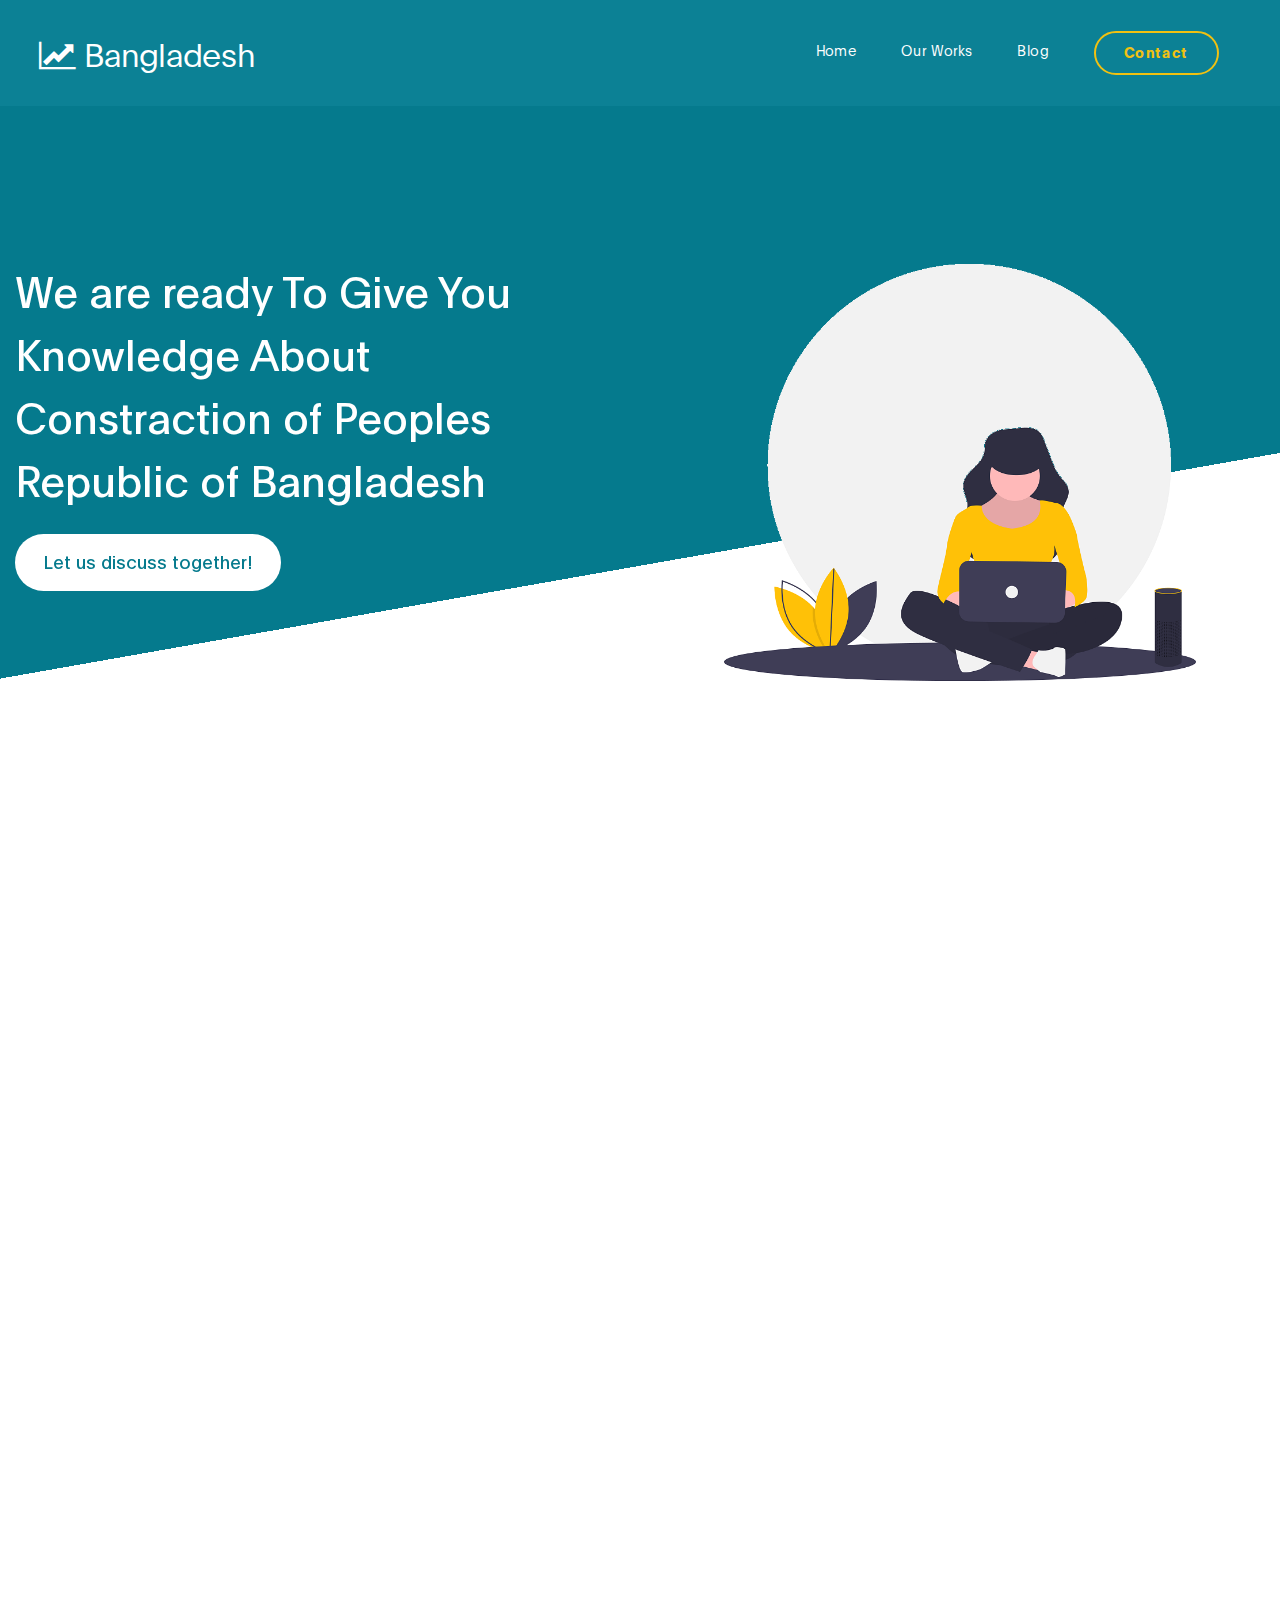
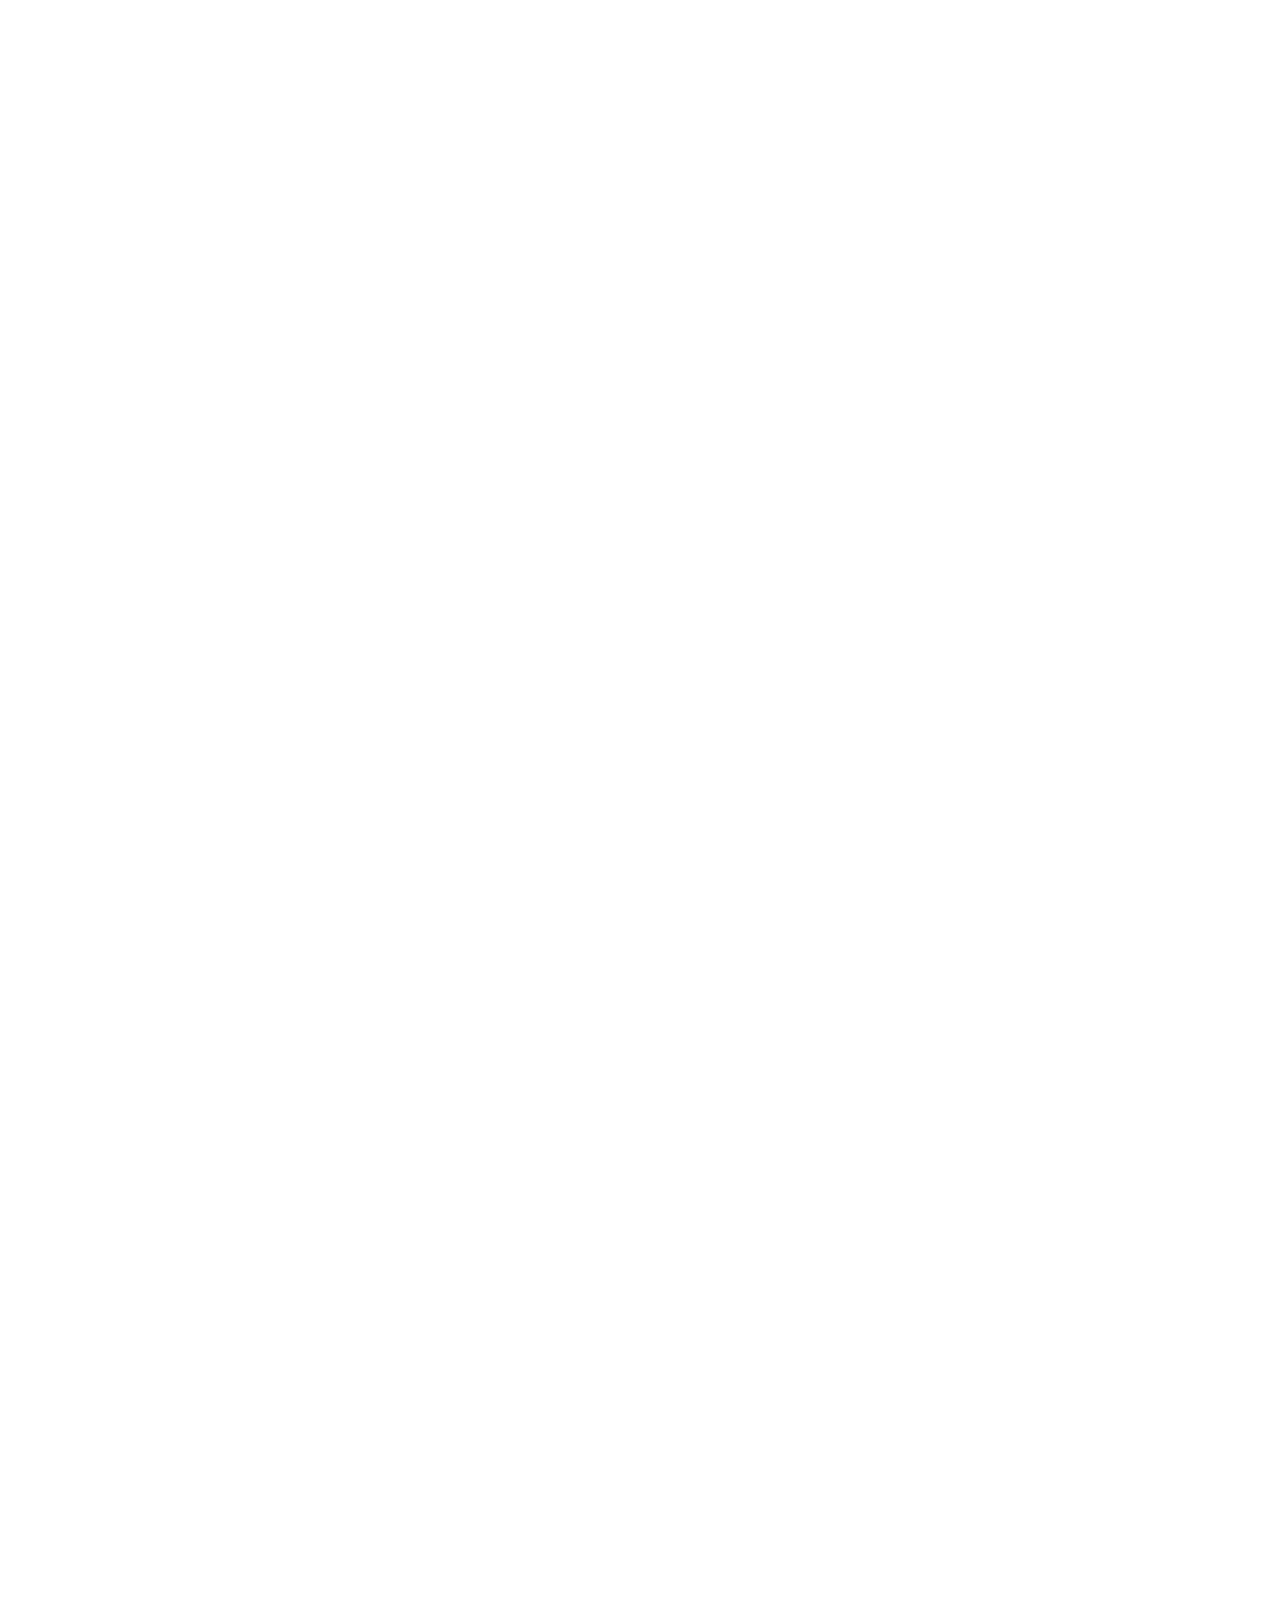
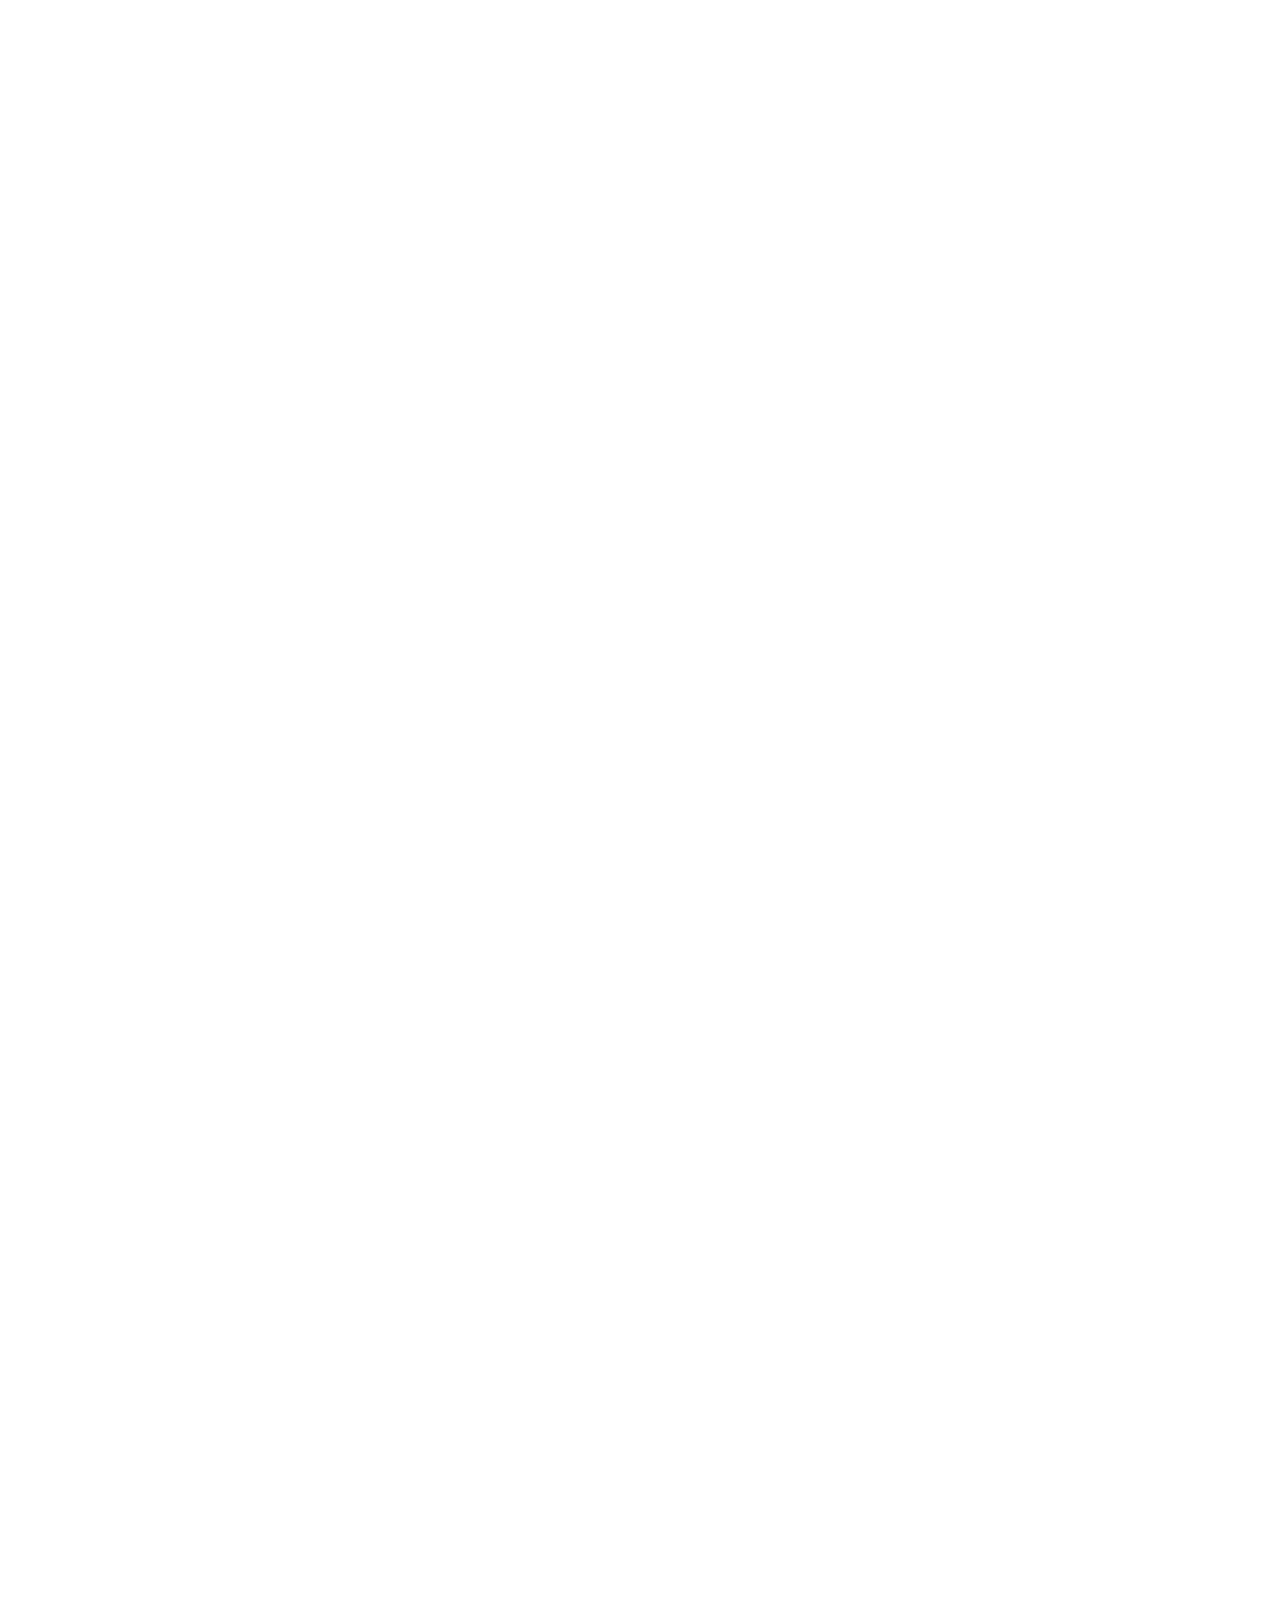
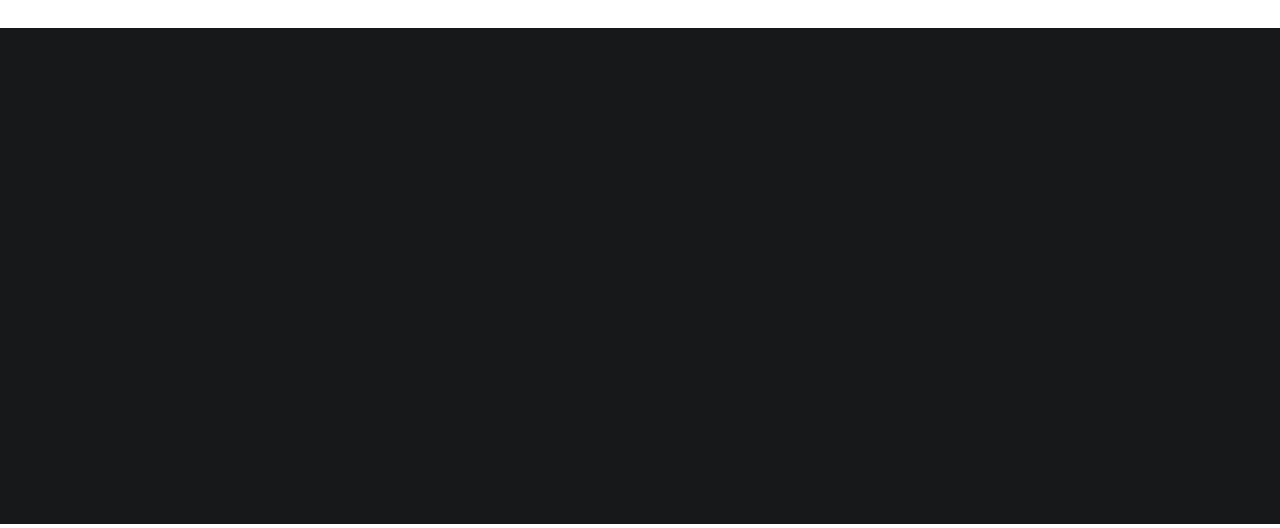
<file: index.html>
<!DOCTYPE html>
<html lang="en">
<head>

     <title>Bangladesh</title>

     <meta charset="UTF-8">
     <meta http-equiv="X-UA-Compatible" content="IE=Edge">
     <meta name="description" content="">
     <meta name="keywords" content="">
     <meta name="author" content="">
     <meta name="viewport" content="width=device-width, initial-scale=1, maximum-scale=1">

     <link rel="stylesheet" href="css/bootstrap.min.css">
     <link rel="stylesheet" href="css/font-awesome.min.css">
     <link rel="stylesheet" href="css/aos.css">
     <link rel="stylesheet" href="css/owl.carousel.min.css">
     <link rel="stylesheet" href="css/owl.theme.default.min.css">
     <link rel="stylesheet" href="css/templatemo-digital-trend.css">

</head>

<body>

    
    <nav class="navbar navbar-expand-lg">
        <div class="container">
            <a class="navbar-brand" href="index.html">
              <i class="fa fa-line-chart"></i>
              Bangladesh
            </a>

            <button class="navbar-toggler" type="button" data-toggle="collapse" data-target="#navbarNav" aria-controls="navbarNav" aria-expanded="false"
                aria-label="Toggle navigation">
                <span class="navbar-toggler-icon"></span>
            </button>

            <div class="collapse navbar-collapse" id="navbarNav">
                <ul class="navbar-nav ml-auto">
                    <li class="nav-item">
                        <a href="#about" class="nav-link smoothScroll">Home</a>
                    </li>
                    <li class="nav-item">
                        <a href="#project" class="nav-link smoothScroll">Our Works</a>
                    </li>
                    <li class="nav-item">
                        <a href="" class="nav-link">Blog</a>
                    </li>
                    <li class="nav-item">
                        <a href="contact.html" class="nav-link contact">Contact</a>
                    </li>
                </ul>
            </div>
        </div>
    </nav>



     <section class="hero hero-bg d-flex justify-content-center align-items-center">
               <div class="container">
                    <div class="row">

                        <div class="col-lg-6 col-md-10 col-12 d-flex flex-column justify-content-center align-items-center">
                              <div class="hero-text">

                                   <h1 class="text-white" data-aos="fade-up">We are ready To Give You Knowledge About Constraction of Peoples Republic of Bangladesh</h1>

                                   <a href="contact.html" class="custom-btn btn-bg btn mt-3" data-aos="fade-up" data-aos-delay="100">Let us discuss together!</a>

                                   <strong class="d-block py-3 pl-5 text-white" data-aos="fade-up" data-aos-delay="200"></strong>
                              </div>
                        </div>

                        <div class="col-lg-6 col-12">
                          <div class="hero-image" data-aos="fade-up" data-aos-delay="300">

                            <img src="images/working-girl.png" class="img-fluid" alt="working girl">
                          </div>
                        </div>

                    </div>
               </div>
     </section>


  
     <section class="about section-padding pb-0" id="about">
          <div class="container">
               <div class="row">

                    <div class="col-lg-7 mx-auto col-md-10 col-12">
                         <div class="about-info">

                              <h2 class="mb-4" data-aos="fade-up">About <strong>Bangladesh</strong> History</h2>

                              <p class="mb-0" data-aos="fade-up">(গণপ্রজাতন্ত্রী বাংলাদেশ Gônoprojatontri Bangladesh), is a country in South Asia. While the country is the 92nd-largest in land area, spanning 147,570 square kilometres (56,980 sq mi), it is the world's 8th-most populous with nearly 163 million people,[6][7] making it one of the most densely populated countries in the world. Bangladesh shares land borders with India to the west, north, and east, Myanmar to the southeast, and the Bay of Bengal to the south. Dhaka, the capital and largest city, is the nation's economic, political and cultural hub. Chittagong, the largest sea port, is the second largest city. The dominant geographic feature is the Ganges delta, which empties into the Bay of Bengal the combined waters of several river systems, including the Brahmaputra and the Ganges, with numerous criss-crossing rivers and inland waterways. Highlands with evergreen forests cover the northeastern and southeastern regions. The seacoast features the longest natural sea beach and most of the world's largest mangrove forest. The country's biodiversity includes a vast array of plants and wildlife, including the endangered Bengal tiger, the national animal.

								Bangladesh forms the largest and eastern part of the Bengal region.[12] According to the ancient Indian epics, Ramayana and Mahabharata, the Vanga Kingdom, one of the namesakes of the Bengal region, was a strong naval ally of the legendary Ayodhya. In the ancient and classical period of the Indian subcontinent, the territory was home to many principalities, including the Pundra, Gangaridai, Gauda, Samatata and Harikela. It was also a Mauryan province under the reign of Ashoka. The principalities were notable for their overseas trade, contacts with the Roman world, export of fine muslin and silk to the Middle East, and spreading of philosophy and art to Southeast Asia. The Pala Empire, the Chandra dynasty, and the Sena dynasty were the last pre-Islamic Bengali middle kingdoms. Islam was introduced during the Pala Empire, through trade with the Abbasid Caliphate,[13] but following the early conquest of Bakhtiyar Khalji and the subsequent establishment of the Delhi Sultanate and preaching of Shah Jalal in East Bengal, the faith fully spread across the region. In 1576, the area was absorbed into the Mughal Empire, although part was overrun by the Suri Empire. Following the decline of the Mughals in the early 1700s, Bengal became a semi-independent state under the Nawabs of Bengal, ultimately led by Siraj ud-Daulah. It was later conquered by the British East India Company at the Battle of Plassey in 1757.[14] The borders of modern Bangladesh were established with the separation of Bengal and India in August 1947, when the region became East Pakistan as a part of the newly formed State of Pakistan, demarcated by the Boundary of the Partition of India.[15] Later the rise of the Bengali nationalist and self-determination movement led to the Liberation War and eventually resulted in the emergence of Bangladesh as a sovereign nation in 1971.

								The Bengali ethnicity, speakers of the official Bengali language, make up 98% of the population.[2][3] The politically dominant Bengali Muslims make the nation the world's fourth-largest Muslim-majority country. While recognising Islam as the country's established religion, the constitution grants freedom of religion to non-Muslims.[16][17] A middle power,[18] Bangladesh is a unitary parliamentary democracy and constitutional republic in the Westminster tradition. The country is divided into eight administrative divisions and sixty-four districts. It is one of the emerging and growth-leading economies of the world, one of the Next Eleven countries, with one of the fastest real GDP growth rates in the world. Its gross domestic product ranks 39th largest in terms of market exchange rates, and 29th in purchasing power parity. Its per capita income ranks 143th nominally and 136th by purchasing power parity. In recent years Bangladesh has registered notable success in reducing child mortality, population control, combating natural disasters, women's empowerment, earning foreign exchange through the export of textiles, and using microcredit to alleviate poverty. However, the country continues to face the challenges of the Rohingya genocide and refugee crisis,[19] terrorism,[20] corruption,[21] and the erratic effects of climate change.[22]</p>
                         </div>

                         <div class="about-image" data-aos="fade-up" data-aos-delay="200">

                          <img src="img/f1.png" class="img-fluid" alt="f1">
                        </div>
                    </div>

               </div>
          </div>
     </section>


  


     <section class="testimonial section-padding">
          <div class="container">
               <div class="row">

                    <div class="col-lg-6 col-md-5 col-12">
                        <div class="contact-image" data-aos="fade-up">

                          <img src="img/g1.jpg" class="img-fluid" alt="g1">
                          <img src="img/g2.jpg" class="img-fluid" alt="g2">
                          <img src="img/g3.jpg" class="img-fluid" alt="g2">
						  
                        </div>
                    </div>

                    <div class="col-lg-6 col-md-7 col-12">
                      

                      <div class="quote" data-aos="fade-up" data-aos-delay="200">Geography Of Bangldesh</div>

						<h2 class="mb-4" data-aos="fade-up" data-aos-delay="300">The geography of Bangladesh is divided between three regions. Most of the country is dominated by the fertile Ganges-Brahmaputra delta, the largest delta in the world,.[147] The northwest and central parts of the country are formed by the Madhupur and the Barind plateaus. The northeast and southeast are home to evergreen hill ranges.<br/>

							The Ganges delta is formed by the confluence of the Ganges (local name Padma or Pôdda), Brahmaputra (Jamuna or Jomuna), and Meghna rivers and their respective tributaries. The Ganges unites with the Jamuna (main channel of the Brahmaputra) and later joins the Meghna, finally flowing into the Bay of Bengal. Bangladesh has 57 trans-boundary rivers,<br/> making the resolution of water issues politically complicated, in most cases, as the country is a lower riparian state to India.[148]<br/>

							Bangladesh is predominantly rich fertile flat land. Most of it is less than 12 m (39.4 ft) above sea level, and it is estimated that about 10% of its land would be flooded if the sea level were to rise by 1 m (3.28 ft).[149] 17% of the country is covered by forests and 12% is covered by hill systems. The country's haor wetlands are of significance to global environmental science.<br/>

							In southeastern Bangladesh, experiments have been done since the 1960s to 'build with nature'. Construction of cross dams has induced a natural accretion of silt, creating new land. With Dutch funding, the Bangladeshi government began promoting the development of this new land in the late 1970s.<br/>
						</h2>
                    </div>

               </div>
          </div>
     </section>


    <footer class="site-footer">
      <div class="container">
        <div class="row">

          <div class="col-lg-5 mx-lg-auto col-md-8 col-10">
            <h1 class="text-white" data-aos="fade-up" data-aos-delay="100">Joy <strong>Bangla</strong></h1>
          </div>

          <div class="col-lg-3 col-md-6 col-12" data-aos="fade-up" data-aos-delay="200">
            <h4 class="my-4">Contact Info</h4>

            <p class="mb-1">
              <i class="fa fa-phone mr-2 footer-icon"></i> 
              +8801791473936
            </p>

            <p>
              <a href="#">
                <i class="fa fa-envelope mr-2 footer-icon"></i>
                lara@gmail.com
              </a>
            </p>
          </div>

          <div class="col-lg-3 col-md-6 col-12" data-aos="fade-up" data-aos-delay="300">
            <h4 class="my-4">Address</h4>

            <p class="mb-1">
              <i class="fa fa-home mr-2 footer-icon"></i> 
              Natulabad,Barishal,Bangladesh
            </p>
          </div>

          <div class="col-lg-4 mx-lg-auto text-center col-md-8 col-12" data-aos="fade-up" data-aos-delay="400">
            <p class="copyright-text">Copyright &copy; 2019 MBC
          </div>

          <div class="col-lg-4 mx-lg-auto col-md-6 col-12" data-aos="fade-up" data-aos-delay="500">
            
            <ul class="footer-link">
              <li><a href="#">Stories</a></li>
              <li><a href="#">Work with us</a></li>
              <li><a href="#">Privacy</a></li>
            </ul>
          </div>

          <div class="col-lg-3 mx-lg-auto col-md-6 col-12" data-aos="fade-up" data-aos-delay="600">
            <ul class="social-icon">
              <li><a href="#" class="fa fa-instagram"></a></li>
              <li><a href="#" class="fa fa-twitter"></a></li>
              <li><a href="#" class="fa fa-dribbble"></a></li>
              <li><a href="#" class="fa fa-behance"></a></li>
            </ul>
          </div>

        </div>
      </div>
    </footer>


    
     <script src="js/jquery.min.js"></script>
     <script src="js/bootstrap.min.js"></script>
     <script src="js/aos.js"></script>
     <script src="js/owl.carousel.min.js"></script>
     <script src="js/smoothscroll.js"></script>
     <script src="js/custom.js"></script>

</body>
</html>
</file>
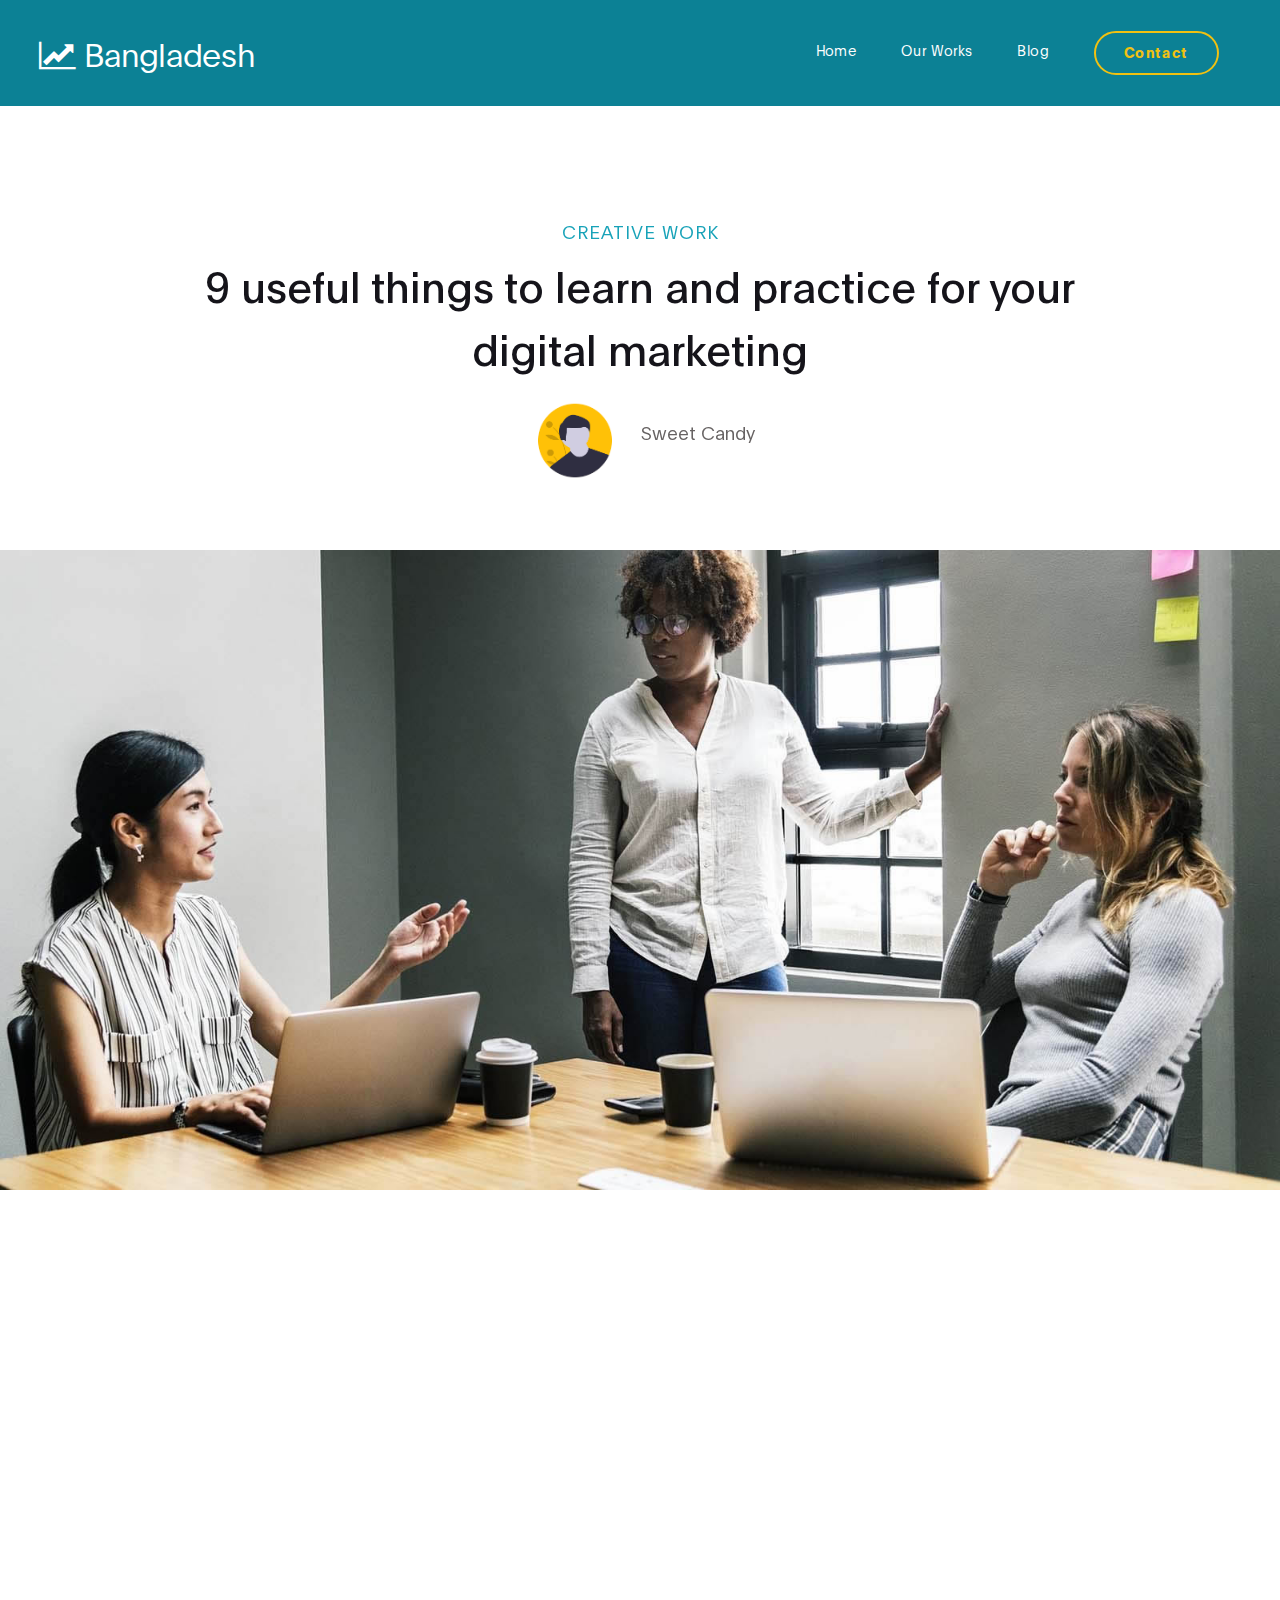
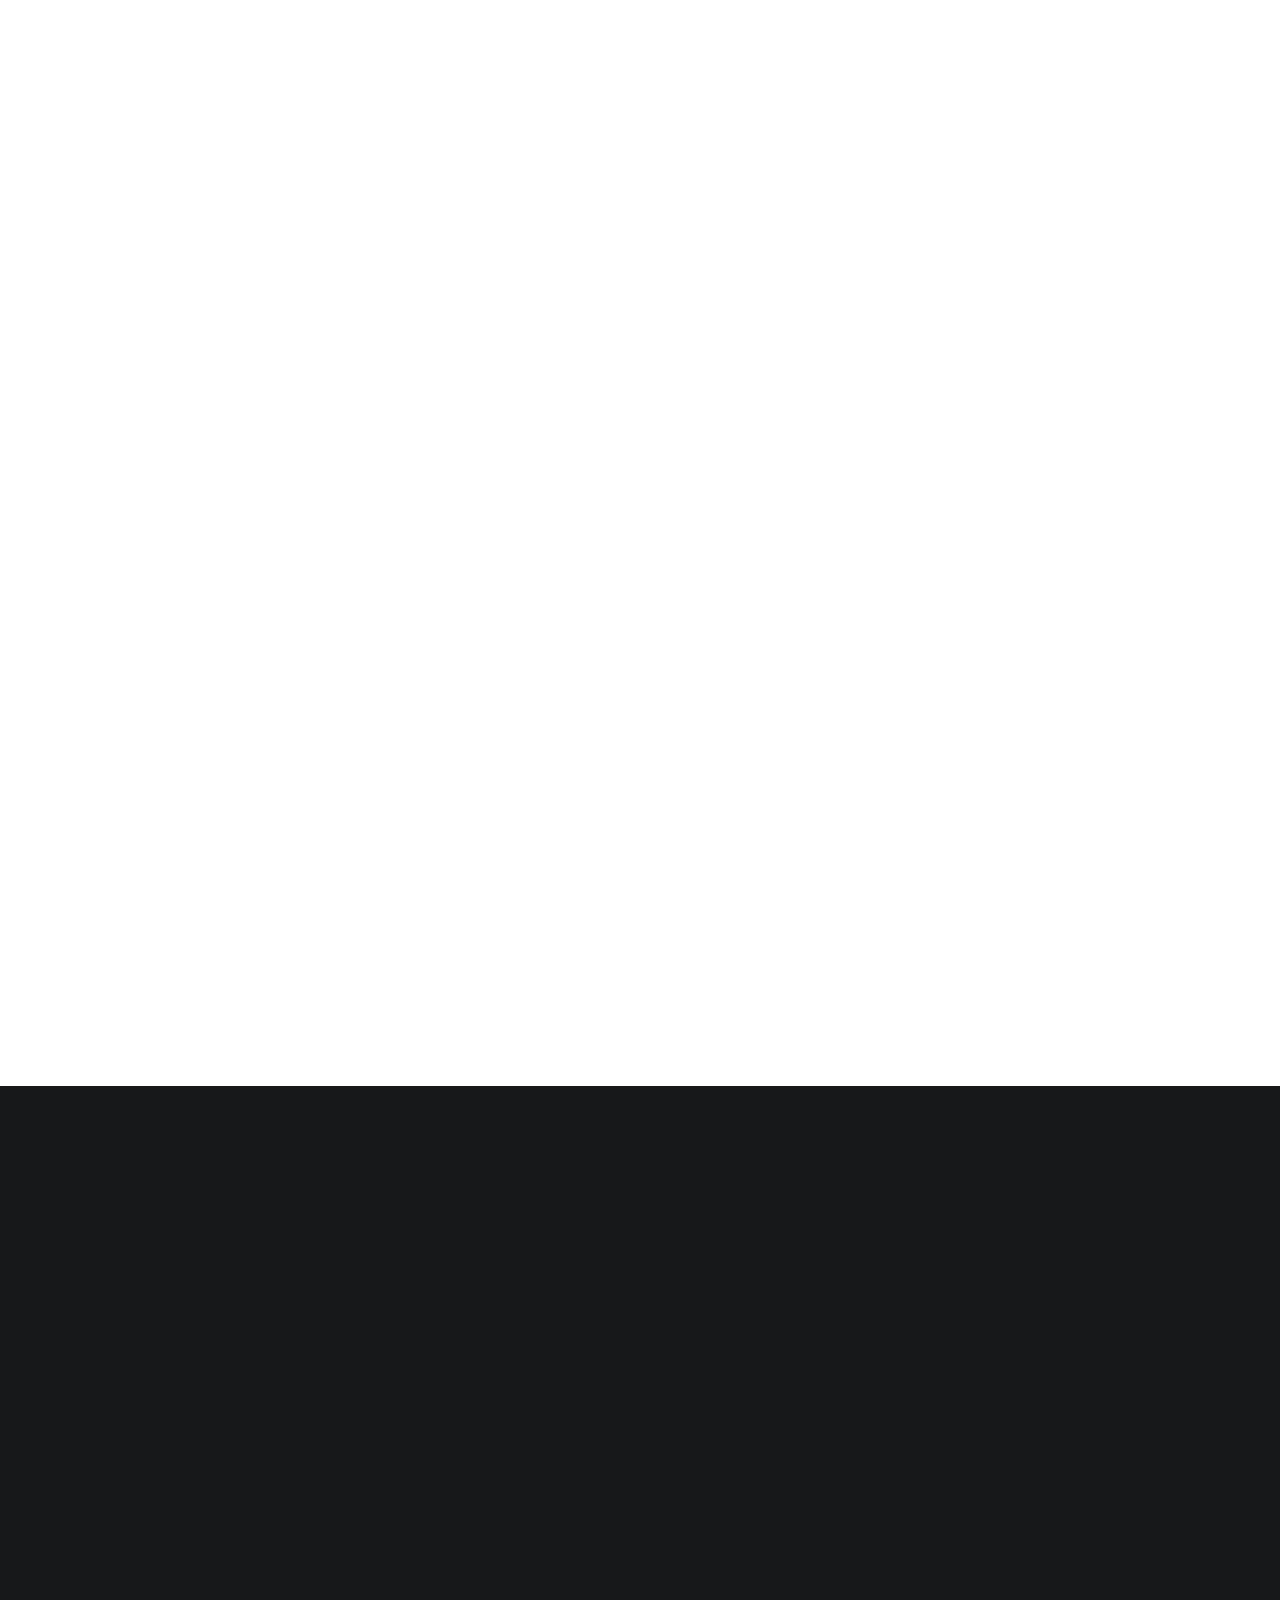
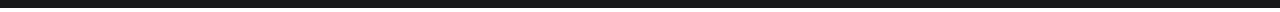
<file: blog-detail.html>
<!DOCTYPE html>
<html lang="en">
<head>

     <title>Digital Trend - Blog Detail</title>
     <meta charset="UTF-8">
     <meta http-equiv="X-UA-Compatible" content="IE=Edge">
     <meta name="description" content="">
     <meta name="keywords" content="">
     <meta name="author" content="">
     <meta name="viewport" content="width=device-width, initial-scale=1, maximum-scale=1">

     <link rel="stylesheet" href="css/bootstrap.min.css">
     <link rel="stylesheet" href="css/font-awesome.min.css">
     <link rel="stylesheet" href="css/aos.css">
     <link rel="stylesheet" href="css/owl.carousel.min.css">
     <link rel="stylesheet" href="css/owl.theme.default.min.css">
     <!-- MAIN CSS -->
     <link rel="stylesheet" href="css/templatemo-digital-trend.css">

</head>
<body>

    <nav class="navbar navbar-expand-lg">
        <div class="container">
            <a class="navbar-brand" href="index.html">
              <i class="fa fa-line-chart"></i>
              Bangladesh
            </a>

            <button class="navbar-toggler" type="button" data-toggle="collapse" data-target="#navbarNav" aria-controls="navbarNav" aria-expanded="false"
                aria-label="Toggle navigation">
                <span class="navbar-toggler-icon"></span>
            </button>

            <div class="collapse navbar-collapse" id="navbarNav">
                <ul class="navbar-nav ml-auto">
                    <li class="nav-item">
                        <a href="#about" class="nav-link smoothScroll">Home</a>
                    </li>
                    <li class="nav-item">
                        <a href="#project" class="nav-link smoothScroll">Our Works</a>
                    </li>
                    <li class="nav-item">
                        <a href="#" class="nav-link">Blog</a>
                    </li>
                    <li class="nav-item">
                        <a href="contact.html" class="nav-link contact">Contact</a>
                    </li>
                </ul>
            </div>
        </div>
    </nav>


     <!-- BLOG DETAIL -->
     <section class="project-detail section-padding-half">
          <div class="container">
               <div class="row">

                    <div class="col-lg-9 mx-auto col-md-10 col-12 mt-lg-5 text-center" data-aos="fade-up">
                      <h4 class="blog-category text-info">Creative Work</h4>
                      
                      <h1>9 useful things to learn and practice for your digital marketing</h1>

                      <div class="client-info">
                          <div class="d-flex justify-content-center align-items-center mt-3">
                            <img src="images/project/project-detail/male-avatar.png" class="img-fluid" alt="male avatar">

                            <p>Sweet Candy</p>
                          </div>
                      </div>
                    </div>

               </div>
          </div>
     </section>


     <div class="full-image text-center" data-aos="zoom-in">
       <img src="images/blog/blog-header-image.jpg" class="img-fluid" alt="blog header">
     </div>


     <!-- BLOG DETAIL -->
     <section class="project-detail">
          <div class="container">
               <div class="row">

                  <div class="col-lg-9 mx-auto col-md-11 col-12 my-5 pt-3" data-aos="fade-up">

                    <h2 class="mb-3">Etiam quis metus elementum, tempor risus vel, condimentum orci.</h2>

                    <p>Mauris in convallis nunc, non facilisis arcu. Nunc sapien nulla, interdum at diam non, aliquam vestibulum leo. Fusce laoreet malesuada ante, consectetur consequat ante tempor et. Quisque ac risus ligula.</p>

                    <p>Suspendisse bibendum tortor at est placerat auctor. Phasellus tortor est, bibendum eu ex eu, tincidunt efficitur nunc. Orci varius natoque penatibus et magnis dis parturient montes, nascetur ridiculus mus.</p>

                    <ul class="list-detail py-3">
                      <li><span>Quisque at condimentum est. Duis sollicitudin urna id elit pulvinar placerat. Ut ac dui in ex vulputate dictum.</span></li>

                      <li><span>Mauris vitae tellus nisi. Morbi rutrum lacus sit amet volutpat viverra.</span></li>

                      <li><span> Integer maximus sem ut ipsum blandit elementum. Nullam sollicitudin accumsan commodo.</span></li>
                    </ul>

                    <p>Sed leo nisl, posuere at molestie ac, suscipit auctor mauris. Etiam quis metus elementum, tempor risus vel, condimentum orci.</p>

                    <h2 class="mt-5 mb-3">Curabitur tempus vel libero lobortis feugiat</h2>

                    <p>Orci varius natoque penatibus et magnis dis parturient montes, nascetur ridiculus mus. Mauris in convallis nunc, non facilisis arcu. Nunc sapien nulla, interdum at diam non, aliquam vestibulum leo.</p>

                    <blockquote>Phasellus dapibus ex sed dolor blandit, efficitur iaculis ipsum scelerisque. Cras elementum nibh id felis sagittis, sit amet pellentesque ligula porttitor. Fusce laoreet malesuada ante, consectetur consequat ante tempor et. Quisque ac risus ligula.</blockquote>
                    </div>
               </div>

              <div class="col-lg-8 mx-auto mb-5 pb-5 col-12" data-aos="fade-up">

                <h3 class="my-3" data-aos="fade-up">Leave a comment</h3>

                <form action="#" method="get"  class="contact-form" data-aos="fade-up" data-aos-delay="300" role="form">
                  <div class="row">
                    <div class="col-lg-6 col-12">
                      <input type="text" class="form-control" name="name" placeholder="Name">
                    </div>

                    <div class="col-lg-6 col-12">
                      <input type="email" class="form-control" name="email" placeholder="Email">
                    </div>

                    <div class="col-lg-12 col-12">
                      <textarea class="form-control" rows="6" name="message" placeholder="Message"></textarea>
                    </div>

                    <div class="col-lg-5 mx-auto col-7">
                      <button type="submit" class="form-control" id="submit-button" name="submit">Submit Comment</button>
                    </div>
                  </div>
                </form>
              </div>
              
          </div>
          
     </section>


     <footer class="site-footer">
      <div class="container">
        <div class="row">

           <div class="col-lg-5 mx-lg-auto col-md-8 col-10">
            <h1 class="text-white" data-aos="fade-up" data-aos-delay="100">Joy <strong>Bangla</strong></h1>
          </div>

          <div class="col-lg-3 col-md-6 col-12" data-aos="fade-up" data-aos-delay="200">
            <h4 class="my-4">Contact Info</h4>

            <p class="mb-1">
              <i class="fa fa-phone mr-2 footer-icon"></i> 
              +8801791473936
            </p>

            <p>
              <a href="#">
                <i class="fa fa-envelope mr-2 footer-icon"></i>
                lara@gmail.com
              </a>
            </p>
          </div>

          <div class="col-lg-3 col-md-6 col-12" data-aos="fade-up" data-aos-delay="300">
            <h4 class="my-4">Address</h4>

            <p class="mb-1">
              <i class="fa fa-home mr-2 footer-icon"></i> 
              Natulabad,Barishal,Bangladesh
            </p>
          </div>

          <div class="col-lg-4 mx-lg-auto text-center col-md-8 col-12" data-aos="fade-up" data-aos-delay="400">
            <p class="copyright-text">Copyright &copy; 2019 MBC
            <br>
            <a rel="nofollow noopener" href="https://templatemo.com">Design By : Milon</a></p>
          </div>

          <div class="col-lg-4 mx-lg-auto col-md-6 col-12" data-aos="fade-up" data-aos-delay="500">
            
            <ul class="footer-link">
              <li><a href="#">Stories</a></li>
              <li><a href="#">Work with us</a></li>
              <li><a href="#">Privacy</a></li>
            </ul>
          </div>

          <div class="col-lg-3 mx-lg-auto col-md-6 col-12" data-aos="fade-up" data-aos-delay="600">
            <ul class="social-icon">
              <li><a href="#" class="fa fa-instagram"></a></li>
              <li><a href="#" class="fa fa-twitter"></a></li>
              <li><a href="#" class="fa fa-dribbble"></a></li>
              <li><a href="#" class="fa fa-behance"></a></li>
            </ul>
          </div>

        </div>
      </div>
    </footer>

     <!-- SCRIPTS -->
     <script src="js/jquery.min.js"></script>
     <script src="js/bootstrap.min.js"></script>
     <script src="js/aos.js"></script>
     <script src="js/owl.carousel.min.js"></script>
     <script src="js/custom.js"></script>

</body>
</html>
</file>
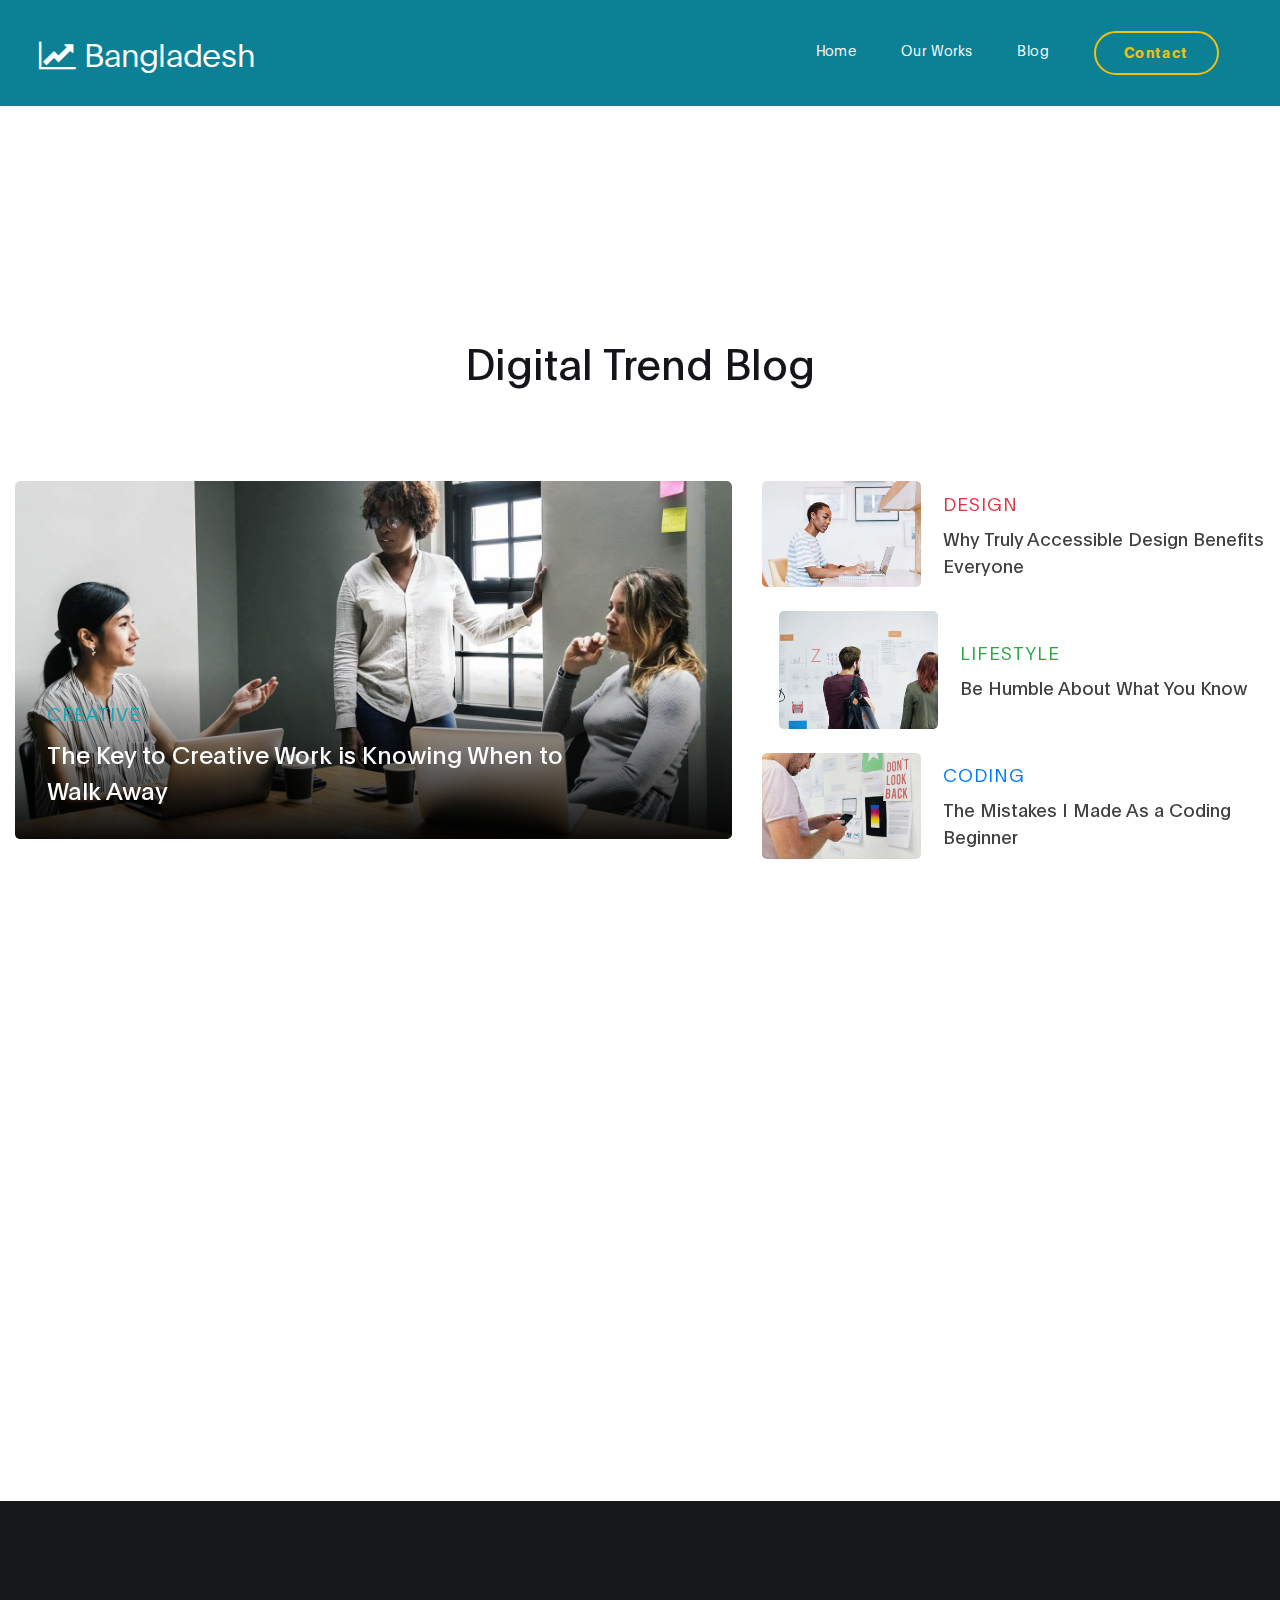
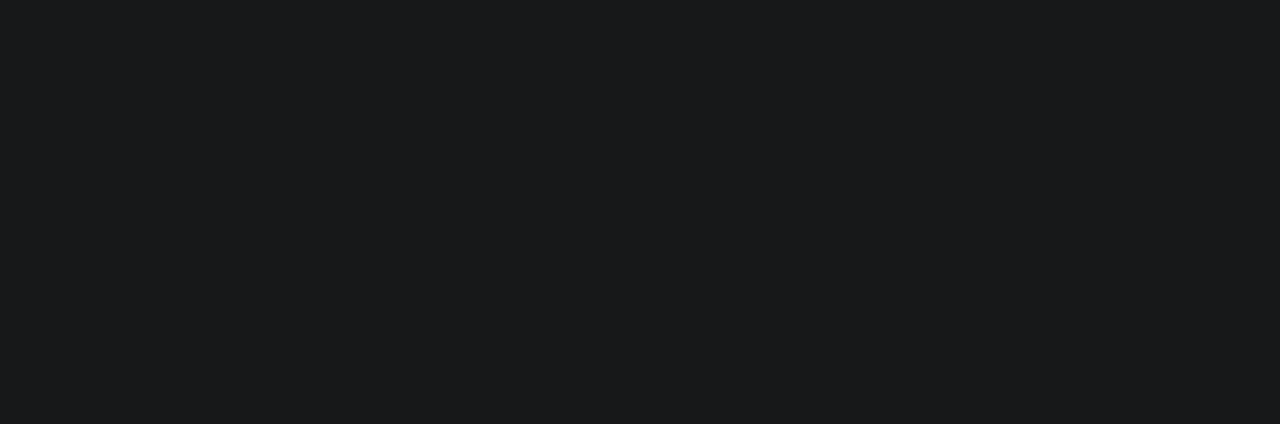
<file: blog.html>
<!DOCTYPE html>
<html lang="en">
<head>

     <title>Digital Trend - Blog</title>
     <meta charset="UTF-8">
     <meta http-equiv="X-UA-Compatible" content="IE=Edge">
     <meta name="description" content="">
     <meta name="keywords" content="">
     <meta name="author" content="">
     <meta name="viewport" content="width=device-width, initial-scale=1, maximum-scale=1">
     <link rel="stylesheet" href="css/bootstrap.min.css">
     <link rel="stylesheet" href="css/font-awesome.min.css">
     <link rel="stylesheet" href="css/aos.css">
     <link rel="stylesheet" href="css/owl.carousel.min.css">
     <link rel="stylesheet" href="css/owl.theme.default.min.css">

     <!-- MAIN CSS -->
     <link rel="stylesheet" href="css/templatemo-digital-trend.css">

</head>
<body>

     <nav class="navbar navbar-expand-lg">
        <div class="container">
            <a class="navbar-brand" href="index.html">
              <i class="fa fa-line-chart"></i>
              Bangladesh
            </a>

            <button class="navbar-toggler" type="button" data-toggle="collapse" data-target="#navbarNav" aria-controls="navbarNav" aria-expanded="false"
                aria-label="Toggle navigation">
                <span class="navbar-toggler-icon"></span>
            </button>

            <div class="collapse navbar-collapse" id="navbarNav">
                <ul class="navbar-nav ml-auto">
                    <li class="nav-item">
                        <a href="#about" class="nav-link smoothScroll">Home</a>
                    </li>
                    <li class="nav-item">
                        <a href="#project" class="nav-link smoothScroll">Our Works</a>
                    </li>
                    <li class="nav-item">
                        <a href="#" class="nav-link">Blog</a>
                    </li>
                    <li class="nav-item">
                        <a href="contact.html" class="nav-link contact">Contact</a>
                    </li>
                </ul>
            </div>
        </div>
    </nav>


     <!-- BLOG -->
     <section class="blog section-padding">
          <div class="container">
               <div class="row">

                    <div class="col-lg-12 col-12 py-5 mt-5 mb-3 text-center">

                      <h1 class="mb-4" data-aos="fade-up">Digital Trend Blog</h1>
                    </div>

                    <div class="col-lg-7 col-md-7 col-12 mb-4">
                      <div class="blog-header" data-aos="fade-up" data-aos-delay="100">
                        <img src="images/blog/blog-header-image.jpg" class="img-fluid" alt="blog header">

                        <div class="blog-header-info">
                          <h4 class="blog-category text-info">Creative</h4>

                          <h3><a href="blog-detail.html">The Key to Creative Work is Knowing When to Walk Away</a></h3>
                        </div>
                      </div>
                    </div>

                    <div class="col-lg-5 col-md-5 col-12 mb-4">
                      <div class="blog-sidebar d-flex justify-content-center align-items-center" data-aos="fade-up" data-aos-delay="200">
                        <img src="images/blog/blog-sidebar-image.jpg" class="img-fluid" alt="blog">

                        <div class="blog-info">
                          <h4 class="blog-category text-danger">Design</h4>

                          <h3><a href="blog-detail.html">Why Truly Accessible Design Benefits Everyone</a></h3>
                        </div>
                      </div>

                      <div class="blog-sidebar py-4 d-flex justify-content-center align-items-center" data-aos="fade-up" data-aos-delay="300">
                        <img src="images/blog/blog-sidebar-image01.jpg" class="img-fluid" alt="blog">

                        <div class="blog-info">
                          <h4 class="blog-category text-success">lifestyle</h4>

                          <h3><a href="blog-detail.html">Be Humble About What You Know</a></h3>
                        </div>
                      </div>

                      <div class="blog-sidebar d-flex justify-content-center align-items-center" data-aos="fade-up" data-aos-delay="200">
                        <img src="images/blog/blog-sidebar-image02.jpg" class="img-fluid" alt="blog">

                        <div class="blog-info">
                          <h4 class="blog-category text-primary">Coding</h4>

                          <h3><a href="blog-detail.html">The Mistakes I Made As a Coding Beginner</a></h3>
                        </div>
                      </div>

                    </div>

                    <div class="col-lg-5 ml-auto mt-5 pt-5 col-md-6 col-12">

                      <img src="images/newsletter.png" data-aos="fade-up" data-aos-delay="100" class="img-fluid" alt="newsletter">
                    </div>

                    <div class="col-lg-5 mr-auto mt-5 pt-5 col-md-6 col-12 newsletter-form">
                      <h4 data-aos="fade-up" data-aos-delay="200">Email Newsletter</h4>

                      <h2 data-aos="fade-up" data-aos-delay="300">Let’s stay up-to-date. We'll share you all good stuffs.</h2>
                      <form action="#" method="get" enctype="multipart/form-data">
                      <div class="form-group mt-4" data-aos="fade-up" data-aos-delay="400">
                        <input name="email" type="email" class="form-control" 
                        		id="email" aria-describedby="emailHelp" placeholder="Please enter your email" required>

                        <small id="emailHelp" class="form-text text-muted">We'll NOT share your email address to anyone else.</small>

                      </div>

                      <div class="form-group form-check" data-aos="fade-up" data-aos-delay="500">
                        <input name="monthly" type="checkbox" class="form-check-input" id="monthly">

                        <label class="form-check-label" for="monthly">Please send me a monthly newsletter.</label>
                      </div>

                        <button type="submit" data-aos="fade-up" data-aos-delay="500" class="btn w-100 mt-3">Sign up</button>
                      </form>
                    </div>

               </div>
          </div>
     </section>


     <footer class="site-footer">
      <div class="container">
        <div class="row">

          <div class="col-lg-5 mx-lg-auto col-md-8 col-10">
            <h1 class="text-white" data-aos="fade-up" data-aos-delay="100">Joy <strong>Bangla</strong></h1>
          </div>

          <div class="col-lg-3 col-md-6 col-12" data-aos="fade-up" data-aos-delay="200">
            <h4 class="my-4">Contact Info</h4>

            <p class="mb-1">
              <i class="fa fa-phone mr-2 footer-icon"></i> 
              +8801791473936
            </p>

            <p>
              <a href="#">
                <i class="fa fa-envelope mr-2 footer-icon"></i>
                lara@gmail.com
              </a>
            </p>
          </div>

          <div class="col-lg-3 col-md-6 col-12" data-aos="fade-up" data-aos-delay="300">
            <h4 class="my-4">Address</h4>

            <p class="mb-1">
              <i class="fa fa-home mr-2 footer-icon"></i> 
              Natulabad,Barishal,Bangladesh
            </p>
          </div>

          <div class="col-lg-4 mx-lg-auto text-center col-md-8 col-12" data-aos="fade-up" data-aos-delay="400">
            <p class="copyright-text">Copyright &copy; 2019 MBC
            <br>
            <a rel="nofollow noopener" href="https://templatemo.com">Design By : Milon</a></p>
          </div>

          <div class="col-lg-4 mx-lg-auto col-md-6 col-12" data-aos="fade-up" data-aos-delay="500">
            
            <ul class="footer-link">
              <li><a href="#">Stories</a></li>
              <li><a href="#">Work with us</a></li>
              <li><a href="#">Privacy</a></li>
            </ul>
          </div>

          <div class="col-lg-3 mx-lg-auto col-md-6 col-12" data-aos="fade-up" data-aos-delay="600">
            <ul class="social-icon">
              <li><a href="#" class="fa fa-instagram"></a></li>
              <li><a href="#" class="fa fa-twitter"></a></li>
              <li><a href="#" class="fa fa-dribbble"></a></li>
              <li><a href="#" class="fa fa-behance"></a></li>
            </ul>
          </div>

        </div>
      </div>
    </footer>
	
     <script src="js/jquery.min.js"></script>
     <script src="js/bootstrap.min.js"></script>
     <script src="js/aos.js"></script>
     <script src="js/owl.carousel.min.js"></script>
     <script src="js/custom.js"></script>

</body>
</html>
</file>
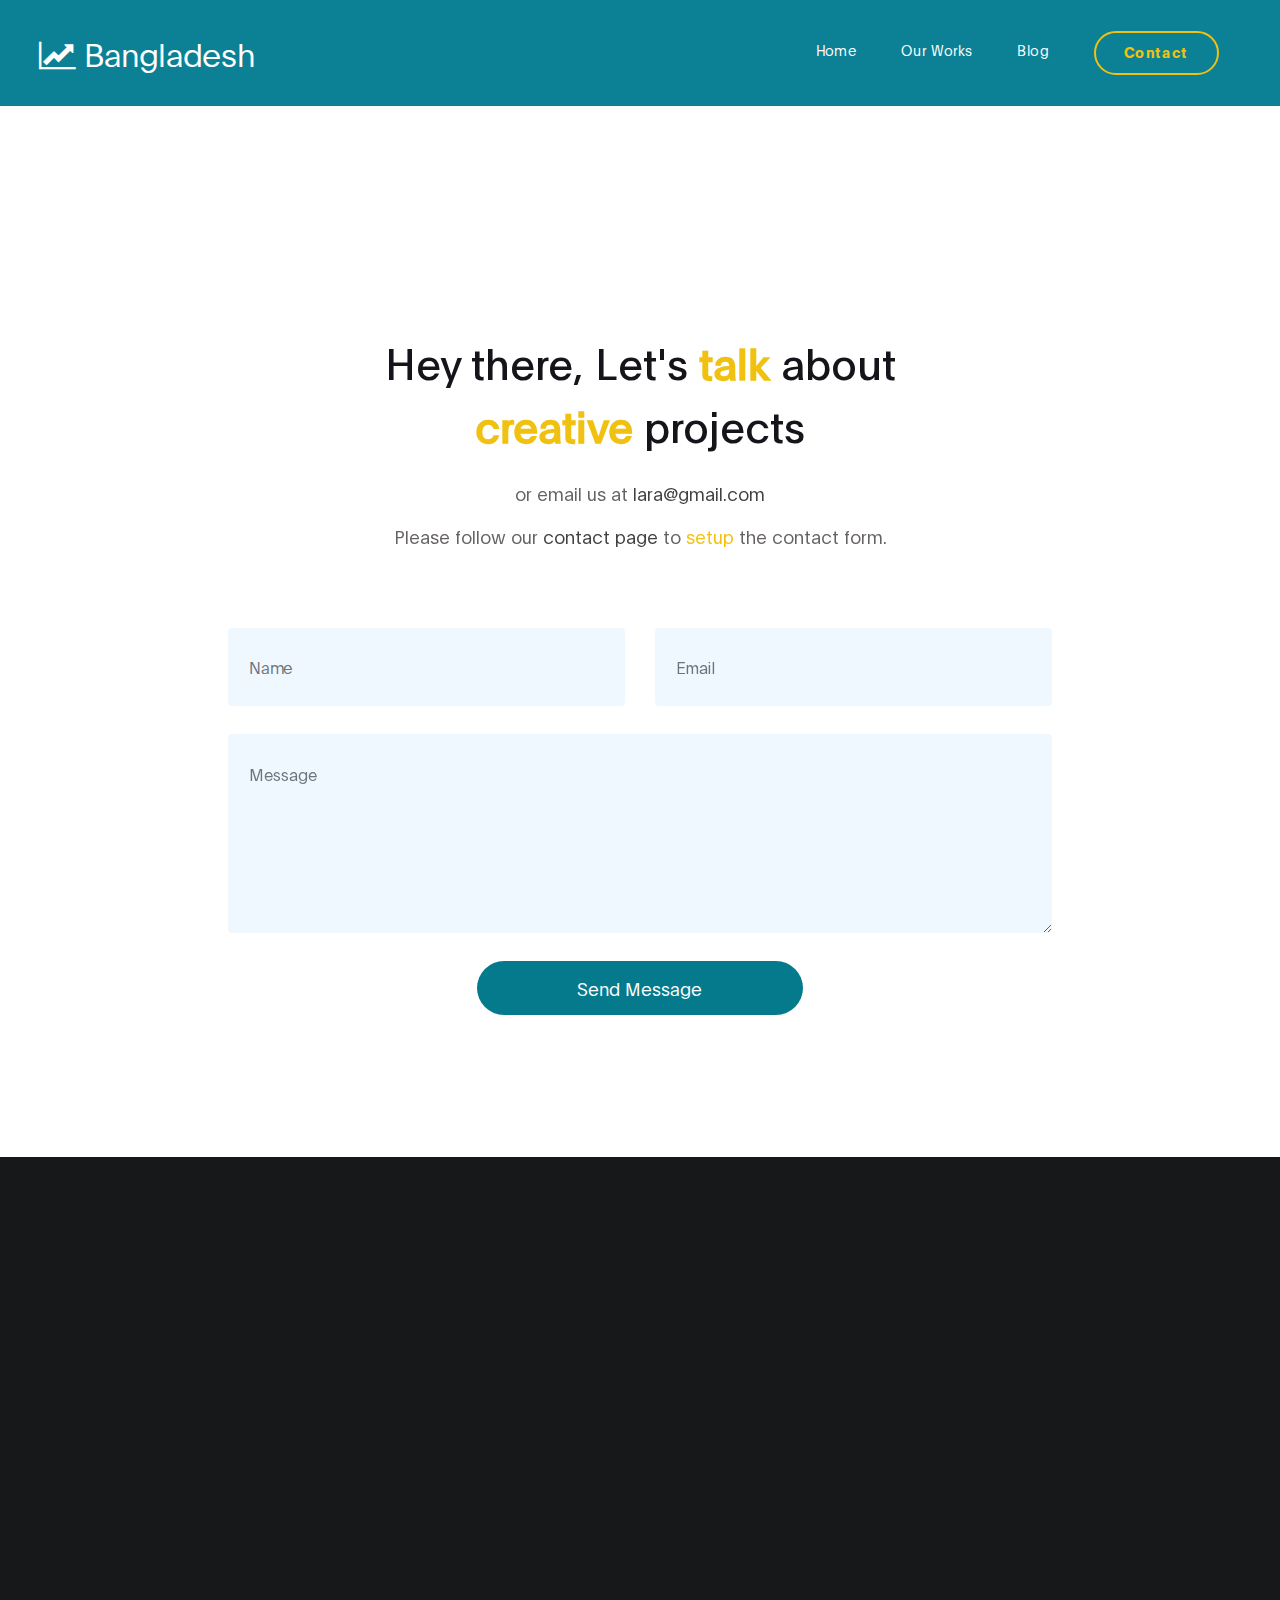
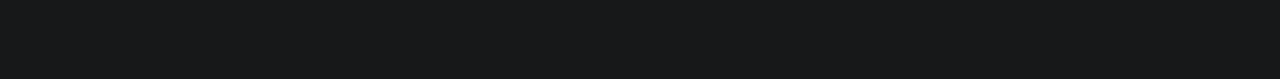
<file: contact.html>
<!DOCTYPE html>
<html lang="en">
<head>

     <title>Digital Trend Contact</title>

     <meta charset="UTF-8">
     <meta http-equiv="X-UA-Compatible" content="IE=Edge">
     <meta name="description" content="">
     <meta name="keywords" content="">
     <meta name="author" content="">
     <meta name="viewport" content="width=device-width, initial-scale=1, maximum-scale=1">

     <link rel="stylesheet" href="css/bootstrap.min.css">
     <link rel="stylesheet" href="css/font-awesome.min.css">
     <link rel="stylesheet" href="css/aos.css">
     <link rel="stylesheet" href="css/owl.carousel.min.css">
     <link rel="stylesheet" href="css/owl.theme.default.min.css">

     <!-- MAIN CSS -->
     <link rel="stylesheet" href="css/templatemo-digital-trend.css">

</head>
<body>

   
    <nav class="navbar navbar-expand-lg">
        <div class="container">
            <a class="navbar-brand" href="index.html">
              <i class="fa fa-line-chart"></i>
              Bangladesh
            </a>

            <button class="navbar-toggler" type="button" data-toggle="collapse" data-target="#navbarNav" aria-controls="navbarNav" aria-expanded="false"
                aria-label="Toggle navigation">
                <span class="navbar-toggler-icon"></span>
            </button>

            <div class="collapse navbar-collapse" id="navbarNav">
                <ul class="navbar-nav ml-auto">
                    <li class="nav-item">
                        <a href="#about" class="nav-link smoothScroll">Home</a>
                    </li>
                    <li class="nav-item">
                        <a href="#project" class="nav-link smoothScroll">Our Works</a>
                    </li>
                    <li class="nav-item">
                        <a href="#" class="nav-link">Blog</a>
                    </li>
                    <li class="nav-item">
                        <a href="contact.html" class="nav-link contact">Contact</a>
                    </li>
                </ul>
            </div>
        </div>
    </nav>


     <!-- CONTACT -->
     <section class="contact section-padding">
          <div class="container">
               <div class="row">

                    <div class="col-lg-6 mx-auto col-md-7 col-12 py-5 mt-5 text-center" data-aos="fade-up">

                      <h1 class="mb-4">Hey there, Let's <strong>talk</strong> about <strong>creative</strong> projects</h1>

                      <p>or email us at <a href="mailto:hello@company.com">lara@gmail.com</a></p>
                      <p>Please follow our <a rel="nofollow" href="https://templatemo.com/contact">contact page</a> to <strong>setup</strong> the contact form.</p>
                    </div>

                    <div class="col-lg-8 mx-auto col-md-10 col-12">
                    
                    <!-- Follow https://templatemo.com/contact page to setup your own contact form -->
                    
                      <form action="#" method="post" class="contact-form" data-aos="fade-up" data-aos-delay="300" role="form">
                        <div class="row">
                          <div class="col-lg-6 col-12">
                            <input type="text" class="form-control" name="name" placeholder="Name">
                          </div>

                          <div class="col-lg-6 col-12">
                            <input type="email" class="form-control" name="email" placeholder="Email">
                          </div>

                          <div class="col-lg-12 col-12">
                            <textarea class="form-control" rows="6" name="message" placeholder="Message"></textarea>
                          </div>

                          <div class="col-lg-5 mx-auto col-7">
                            <button type="submit" class="form-control" id="submit-button" name="submit">Send Message</button>
                          </div>
                        </div>

                      </form>
                    </div>

               </div>
          </div>
     </section>

  <footer class="site-footer">
      <div class="container">
        <div class="row">

           <div class="col-lg-5 mx-lg-auto col-md-8 col-10">
            <h1 class="text-white" data-aos="fade-up" data-aos-delay="100">Joy <strong>Bangla</strong></h1>
          </div>

          <div class="col-lg-3 col-md-6 col-12" data-aos="fade-up" data-aos-delay="200">
            <h4 class="my-4">Contact Info</h4>

            <p class="mb-1">
              <i class="fa fa-phone mr-2 footer-icon"></i> 
              +8801791473936
            </p>

            <p>
              <a href="#">
                <i class="fa fa-envelope mr-2 footer-icon"></i>
                lara@gmail.com
              </a>
            </p>
          </div>

          <div class="col-lg-3 col-md-6 col-12" data-aos="fade-up" data-aos-delay="300">
            <h4 class="my-4">Address</h4>

            <p class="mb-1">
              <i class="fa fa-home mr-2 footer-icon"></i> 
              Natulabad,Barishal,Bangladesh
            </p>
          </div>

          <div class="col-lg-4 mx-lg-auto text-center col-md-8 col-12" data-aos="fade-up" data-aos-delay="400">
            <p class="copyright-text">Copyright &copy; 2019 MBC
            <br>
            <a rel="nofollow noopener" href="https://templatemo.com">Design By : Milon</a></p>
          </div>

          <div class="col-lg-4 mx-lg-auto col-md-6 col-12" data-aos="fade-up" data-aos-delay="500">
            
            <ul class="footer-link">
              <li><a href="#">Stories</a></li>
              <li><a href="#">Work with us</a></li>
              <li><a href="#">Privacy</a></li>
            </ul>
          </div>

          <div class="col-lg-3 mx-lg-auto col-md-6 col-12" data-aos="fade-up" data-aos-delay="600">
            <ul class="social-icon">
              <li><a href="#" class="fa fa-instagram"></a></li>
              <li><a href="#" class="fa fa-twitter"></a></li>
              <li><a href="#" class="fa fa-dribbble"></a></li>
              <li><a href="#" class="fa fa-behance"></a></li>
            </ul>
          </div>

        </div>
      </div>
    </footer>

     <!-- SCRIPTS -->
     <script src="js/jquery.min.js"></script>
     <script src="js/bootstrap.min.js"></script>
     <script src="js/aos.js"></script>
     <script src="js/owl.carousel.min.js"></script>
     <script src="js/custom.js"></script>

</body>
</html>
</file>
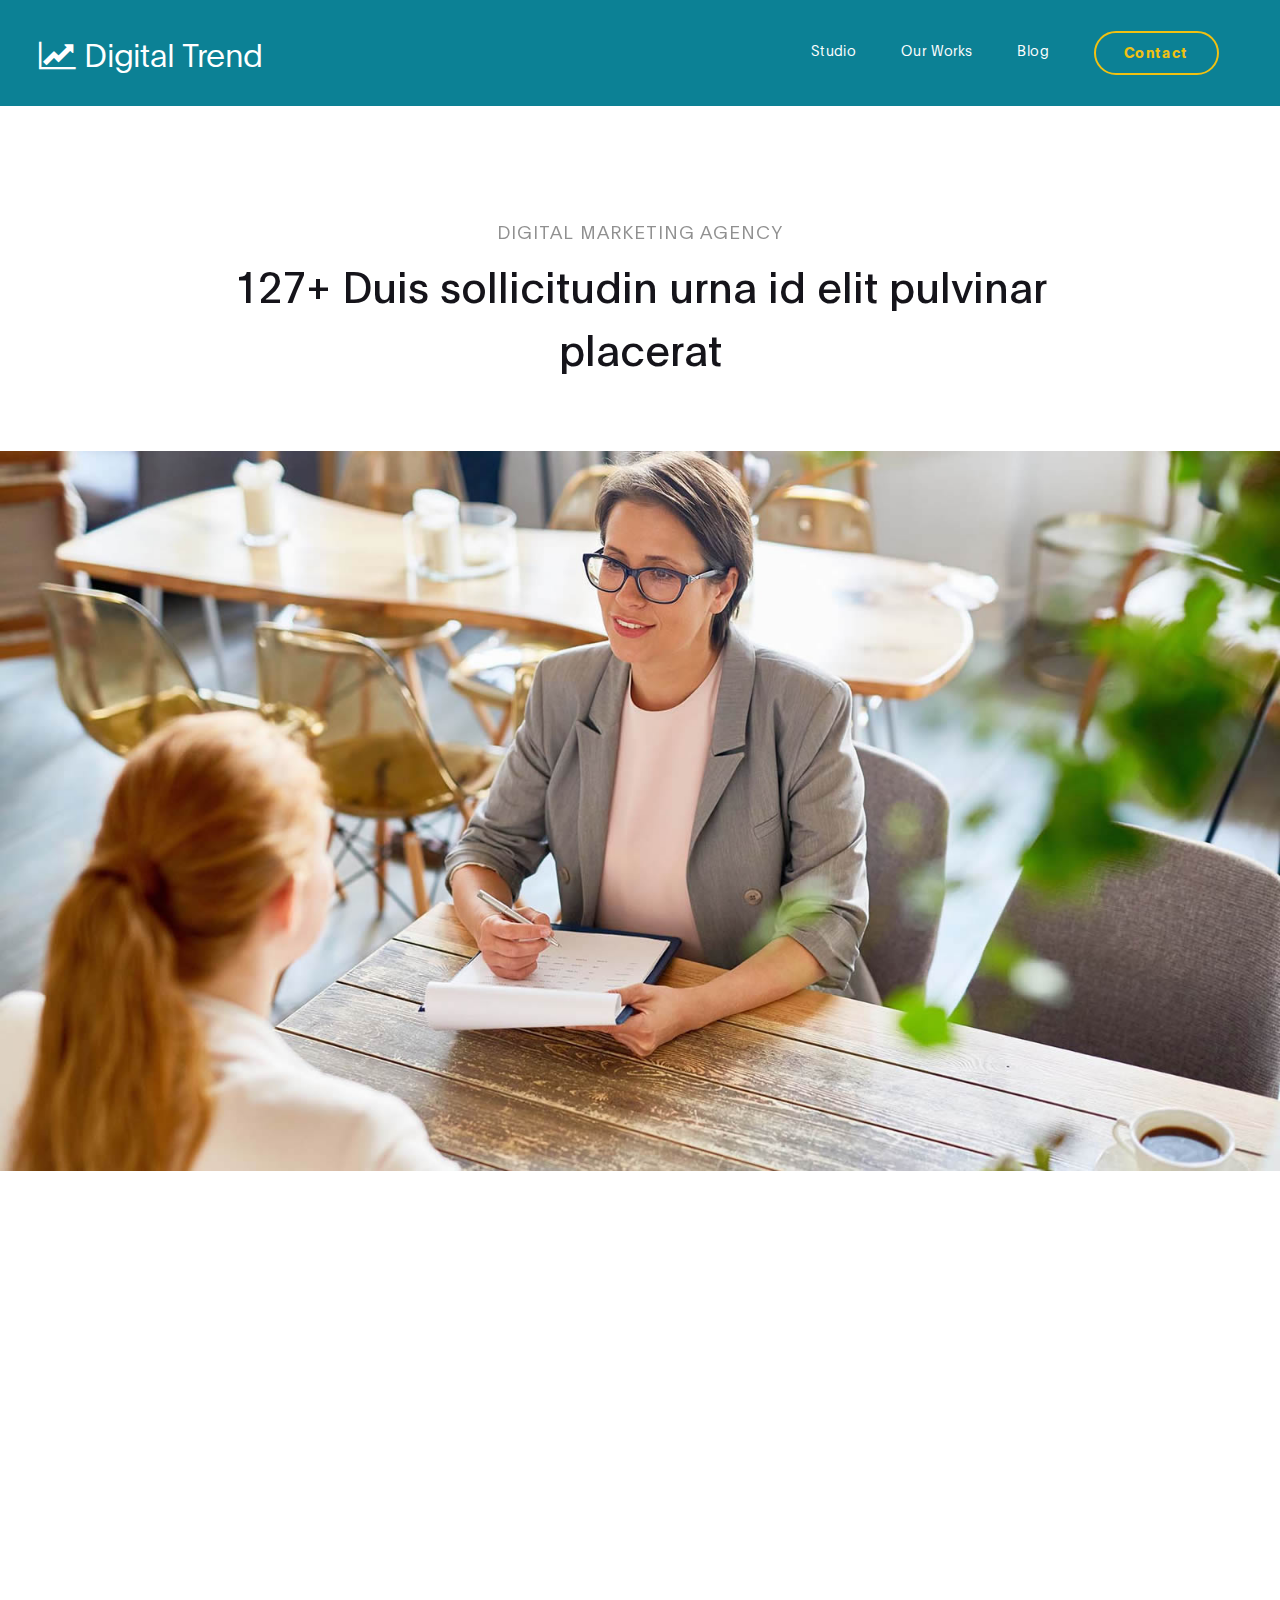
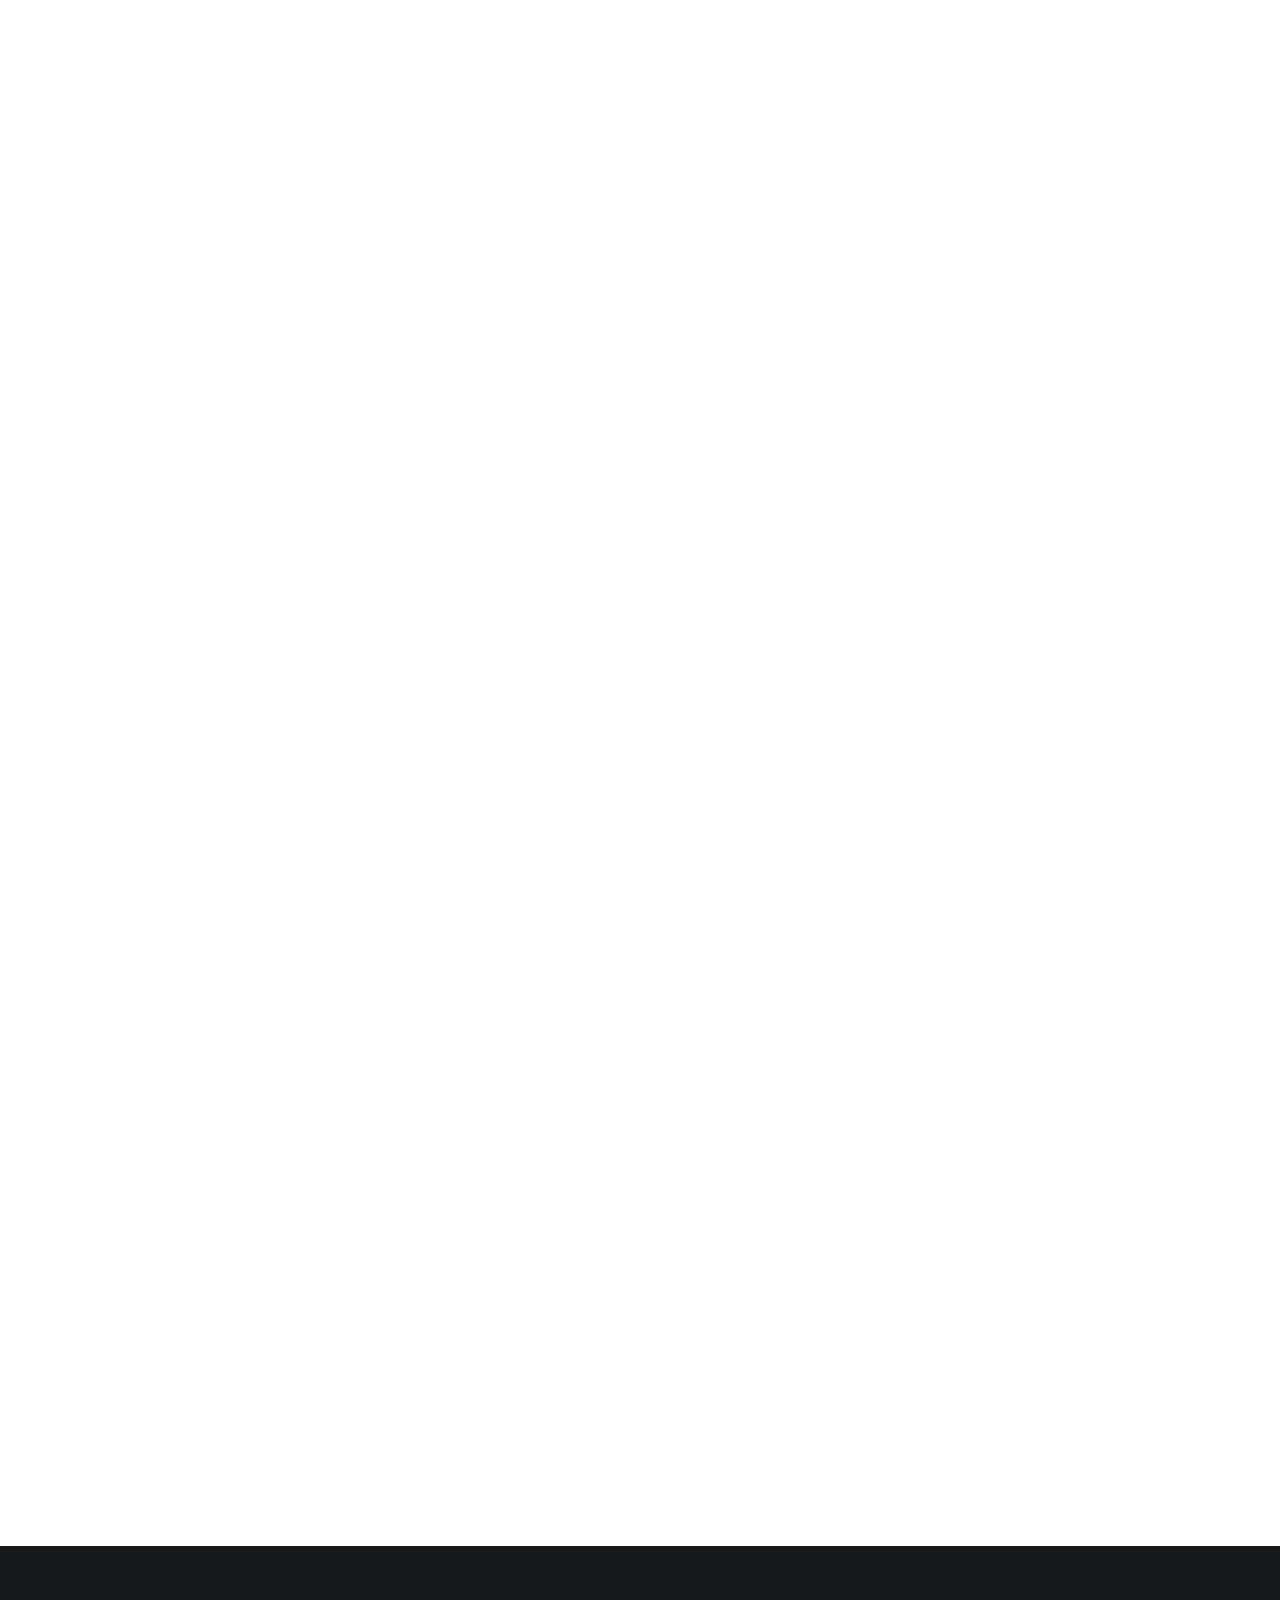
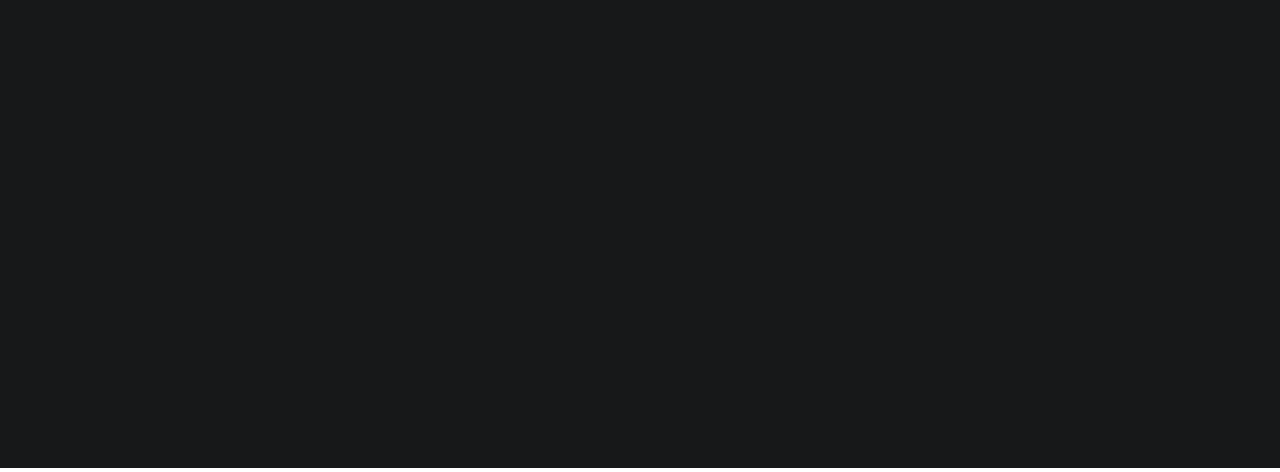
<file: project-detail.html>
<!DOCTYPE html>
<html lang="en">
<head>

     <title>Digital Trend - Project Detail</title>

     <meta charset="UTF-8">
     <meta http-equiv="X-UA-Compatible" content="IE=Edge">
     <meta name="description" content="">
     <meta name="keywords" content="">
     <meta name="author" content="">
     <meta name="viewport" content="width=device-width, initial-scale=1, maximum-scale=1">
     <link rel="stylesheet" href="css/bootstrap.min.css">
     <link rel="stylesheet" href="css/font-awesome.min.css">
     <link rel="stylesheet" href="css/aos.css">
     <link rel="stylesheet" href="css/owl.carousel.min.css">
     <link rel="stylesheet" href="css/owl.theme.default.min.css">

     <link rel="stylesheet" href="css/templatemo-digital-trend.css">

</head>
<body>

   
    <nav class="navbar navbar-expand-lg position-relative">
        <div class="container">
            <a class="navbar-brand" href="index.html">
              <i class="fa fa-line-chart"></i>
              Digital Trend
            </a>

            <button class="navbar-toggler" type="button" data-toggle="collapse" data-target="#navbarNav" aria-controls="navbarNav" aria-expanded="false"
                aria-label="Toggle navigation">
                <span class="navbar-toggler-icon"></span>
            </button>

            <div class="collapse navbar-collapse" id="navbarNav">
                <ul class="navbar-nav ml-auto">
                    <li class="nav-item">
                        <a href="index.html#about" class="nav-link">Studio</a>
                    </li>
                    <li class="nav-item">
                        <a href="index.html#project" class="nav-link">Our Works</a>
                    </li>
                    <li class="nav-item">
                        <a href="blog.html" class="nav-link">Blog</a>
                    </li>
                    <li class="nav-item">
                        <a href="contact.html" class="nav-link contact">Contact</a>
                    </li>
                </ul>
            </div>
        </div>
    </nav>


     <!-- PROJECT DETAIL -->
     <section class="project-detail section-padding-half">
          <div class="container">
               <div class="row">

                    <div class="col-lg-9 mx-auto col-md-10 col-12 mt-lg-5 text-center" data-aos="fade-up">

                      <h4>Digital Marketing Agency</h4>

                      <h1>127+ Duis sollicitudin urna id elit pulvinar placerat</h1>
                    </div>

               </div>
          </div>
     </section>

     <div class="full-image text-center" data-aos="zoom-in">
       <img src="images/project/project-detail/interview-process.jpg" class="img-fluid" alt="interview process">
     </div>

     <!-- PROJECT DETAIL -->
     <section class="project-detail section-padding">
          <div class="container">
               <div class="row">

                  <div class="col-lg-6 col-md-6 col-12 mb-5">

                      <img src="images/project/project-detail/personal-website.png" class="img-fluid" alt="personal website" data-aos="fade-up">
                    </div>

                    <div class="col-lg-5 col-md-6 mr-lg-auto mt-lg-5 col-12" data-aos="fade-up" data-aos-delay="200">

                      <h2>Pellentesque pretium interdum</h2>

                      <p class="mt-3 mb-4">Nunc sapien nulla, interdum at diam non, aliquam vestibulum leo. Fusce laoreet malesuada ante, consectetur consequat.</p>

                      <ul class="list-detail">
                        <li><span>Curabitur commodo a sapien non</span></li>
                        <li><span>Sed facilisis convallis turpis</span></li>
                        <li><span>Quisque placerat augue neque</span></li>
                        <li><span>Nullam fringilla arcu a tortor</span></li>
                      </ul>
                    </div>
               </div>

              <div class="col-lg-12 col-12">
                <div class="embed-responsive embed-responsive-16by9 my-5 py-5" data-aos="fade-up">
                    <iframe class="embed-responsive-item" width="800" height="450" src="https://www.youtube.com/embed/myVN26Vx4MU?controls=0" frameborder="0" allow="accelerometer; autoplay; encrypted-media; gyroscope; picture-in-picture" allowfullscreen></iframe>
                </div>
              </div>

              <div class="col-lg-9 mx-auto col-12" data-aos="fade-up">
                <div class="client-info mt-lg-5 py-lg-5">
                    <h3>Curabitur egestas mollis tellus sit amet porttitor. Sed leo nisl, posuere at molestie ac, suscipit auctor mauris. Etiam quis metus elementum, tempor risus vel.</h3>

                    <div class="d-flex align-items-center mt-3">
                      <img src="images/project/project-detail/male-avatar.png" class="img-fluid" alt="male avatar">

                      <p>Angelo Sharp, Creative Director</p>
                    </div>
                </div>
              </div>
          </div>
     </section>


    <footer class="site-footer">
      <div class="container">
        <div class="row">

          <div class="col-lg-5 mx-lg-auto col-md-8 col-10">
            <h1 class="text-white" data-aos="fade-up" data-aos-delay="100">We make creative <strong>brands</strong> only.</h1>
          </div>

          <div class="col-lg-3 col-md-6 col-12" data-aos="fade-up" data-aos-delay="200">
            <h4 class="my-4">Contact Info</h4>

            <p class="mb-1">
              <i class="fa fa-phone mr-2 footer-icon"></i> 
              +99 080 070 4224
            </p>

            <p>
              <a href="#">
                <i class="fa fa-envelope mr-2 footer-icon"></i>
                hello@company.com
              </a>
            </p>
          </div>

          <div class="col-lg-3 col-md-6 col-12" data-aos="fade-up" data-aos-delay="300">
            <h4 class="my-4">Our Studio</h4>

            <p class="mb-1">
              <i class="fa fa-home mr-2 footer-icon"></i> 
              Av. Lúcio Costa - Barra da Tijuca, Rio de Janeiro - RJ, Brazil
            </p>
          </div>

          <div class="col-lg-4 mx-lg-auto text-center col-md-8 col-12" data-aos="fade-up" data-aos-delay="400">
            <p class="copyright-text">Copyright &copy; 2020 Your Company
            <br>
            <a rel="nofollow noopener" href="https://templatemo.com">Design: TemplateMo</a></p>
          </div>

          <div class="col-lg-4 mx-lg-auto col-md-6 col-12" data-aos="fade-up" data-aos-delay="500">
            
            <ul class="footer-link">
              <li><a href="#">Stories</a></li>
              <li><a href="#">Work with us</a></li>
              <li><a href="#">Privacy</a></li>
            </ul>
          </div>

          <div class="col-lg-3 mx-lg-auto col-md-6 col-12" data-aos="fade-up" data-aos-delay="600">
            <ul class="social-icon">
              <li><a href="#" class="fa fa-instagram"></a></li>
              <li><a href="#" class="fa fa-twitter"></a></li>
              <li><a href="#" class="fa fa-dribbble"></a></li>
              <li><a href="#" class="fa fa-behance"></a></li>
            </ul>
          </div>

        </div>
      </div>
    </footer>


     <!-- SCRIPTS -->
     <script src="js/jquery.min.js"></script>
     <script src="js/bootstrap.min.js"></script>
     <script src="js/aos.js"></script>
     <script src="js/owl.carousel.min.js"></script>
     <script src="js/custom.js"></script>

</body>
</html>
</file>
<file: css/templatemo-digital-trend.css>
/*

DIGITAL TREND

https://templatemo.com/tm-538-digital-trend

*/
  
  @font-face {
      font-family: 'Plain-Regular';
      src: url('../fonts/Plain-Regular.woff2') format('woff2'),
          url('../fonts/Plain-Regular.woff') format('woff');
      font-weight: normal;
      font-style: normal;
  }

  @font-face {
      font-family: 'Plain-Light';
      src: url('../fonts/Plain-Light.woff2') format('woff2'),
          url('../fonts/Plain-Light.woff') format('woff');
      font-weight: bold;
      font-style: normal;
  }

  @font-face {
      font-family: 'Plain-Bold';
      src: url('../fonts/Plain-Bold.woff2') format('woff2'),
          url('../fonts/Plain-Bold.woff') format('woff');
      font-weight: bold;
      font-style: normal;
  }

  :root {
    --primary-color:        #057a8d;
    --secondary-color:      #f1c111;
    --white-color:          #ffffff;
    --dark-color:           #171819;
    --project-bg:           #f0f8ff;
    --menu-bg:              #0c8195;

    --title-color:          #15141a;
    --gray-color:           #909090;
    --link-color:           #404040;
    --p-color:              #666262;

    --base-font-family:     'Plain-Light', sans-serif;
    --title-font-family:    'Plain-Regular', sans-serif;
    --font-bold-family:     'Plain-Bold', sans-serif;
    --font-weight-bold:     bold;

    --h1-font-size:         42px;
    --h2-font-size:         32px;
    --h3-font-size:         24px;
    --p-font-size:          18px;
    --base-font-size:       16px;
    --menu-font-size:       14px;

    --border-radius-large:  100px;
    --border-radius-small:  5px;
  }

  body {
    background: var(--white-color);
    font-family: var(--base-font-family);
  }


  /*---------------------------------------
     TYPOGRAPHY              
  -----------------------------------------*/

  h1,h2,h3,h4,h5,h6 {
    font-family: var(--title-font-family);
    line-height: inherit;
  }

  h1 {
    color: var(--title-color);
    font-size: var(--h1-font-size);
  }

  h2 {
    font-size: var(--h2-font-size);
    font-weight: 100;
  }

  h3 {
    font-size: var(--h3-font-size);
    font-weight: 100;
    margin-bottom: 0;
  }

  h4 {
    color: var(--gray-color);
    font-family: var(--base-font-family);
    font-size: var(--p-font-size);
    letter-spacing: 1px;
    text-transform: uppercase;
  }

  p {
    color: var(--p-color);
    font-size: var(--p-font-size);
    line-height: 1.5em;
  }

  b, 
  strong {
    letter-spacing: 0;
    color: var(--secondary-color);
  }


  /*  BLOCKQUOTES */
  .quote {
    position: relative;
    margin: 0;
  }

  .quote::after {
    content: "“";
    position: absolute;
    bottom: -80px;
    left: 20px;
    font-family: times;
    color: var(--gray-color);
    font-weight: var(--font-weight-bold);
    font-size: 14em;
    line-height: 0;
    opacity: 0.10;
  }

  blockquote {
    border-left: 5px solid rgba(0,0,0,0.05);
    display: block;
    margin: 42px 0;
    padding: 14px 22px;
    color: rgba(0,0,0,0.5);
  }


  /* BUTTON */
  .custom-btn {
    background: transparent;
    border: 2px solid var(--dark-color);
    border-radius: var(--border-radius-large);
    padding: 12px 26px 14px 26px;
    color: var(--dark-color);
    font-family: var(--title-font-family);
    font-size: var(--p-font-size);
    white-space: nowrap;
  }

  .custom-btn.btn-bg {
    background: var(--white-color);
    color: var(--primary-color);
    border-color: transparent;
	transition: all .3s ease;
  }
  
  .custom-btn:hover,
  .custom-btn:focus {
    background: var(--dark-color);
    color: var(--white-color);
    border-color: transparent;
  }


  /*---------------------------------------
     GENERAL               
  -----------------------------------------*/

  * {
    -webkit-box-sizing: border-box;
    -moz-box-sizing: border-box;
    box-sizing: border-box;
  }

  *::before,
  *::after {
    -webkit-box-sizing: border-box;
    -moz-box-sizing: border-box;
    box-sizing: border-box;
  }

  a {
    color: var(--link-color);
    font-weight: normal;
    text-decoration: none;
  }

  a:hover, 
  a:active, 
  a:focus {
    color: var(--secondary-color);
    outline: none;
    text-decoration: none;
  }

  ::selection {
    background: var(--secondary-color);
    color: var(--white-color);
  }

  .section-padding {
    padding: 8em 0;
  }
  .section-padding-half {
    padding: 4em 0;
  }

  .google-map iframe {
    display: block;
    width: 100%;
  }



  /*---------------------------------------
    MENU             
  -----------------------------------------*/

  .navbar {
    background: var(--menu-bg);
    z-index: 2;
    top: 0;
    right: 0;
    left: 0;
    padding: 1.5em;
  }

  .navbar-brand {
    color: var(--white-color);
    font-size: var(--h2-font-size);
  }

  .nav-link {
    color: var(--white-color);
    font-size: var(--menu-font-size);
    letter-spacing: 0.4px;
    margin: 0 1.6em;
    padding: 0.6em;
  }

  .nav-link.active,
  .nav-link:hover {
    color: var(--secondary-color);
  }

  .navbar-expand-lg .navbar-nav .nav-link {
    padding-right: 0;
    padding-left: 0;
  }

  .navbar-expand-lg .navbar-nav .nav-link.contact {
    border: 2px solid var(--secondary-color);
    border-radius: var(--border-radius-large);
    color: var(--secondary-color);
    font-family: var(--font-bold-family);
    padding: 0.6em 2em 0.8em 2em;
  }

  .navbar-expand-lg .navbar-nav .nav-link.contact:hover,
  .navbar-expand-lg .navbar-nav .nav-link.contact.active {
    background: var(--secondary-color);
    color: var(--white-color);
  }

  .navbar-nav .navbar-toggler-icon {
    background: none;
  }

  .navbar-toggler {
    border: 0;
    padding: 0;
    cursor: pointer;
    margin: 0 10px 0 0;
    width: 30px;
    height: 35px;
    outline: none;
  }

  .navbar-toggler:focus {
    outline: none;
  }

  .navbar-toggler[aria-expanded="true"] .navbar-toggler-icon {
    background: transparent;
  }

  .navbar-toggler[aria-expanded="true"] .navbar-toggler-icon::before,
  .navbar-toggler[aria-expanded="true"] .navbar-toggler-icon::after {
    transition: top 300ms 50ms ease, -webkit-transform 300ms 350ms ease;
    transition: top 300ms 50ms ease, transform 300ms 350ms ease;
    transition: top 300ms 50ms ease, transform 300ms 350ms ease, -webkit-transform 300ms 350ms ease;
    top: 0;
  }

  .navbar-toggler[aria-expanded="true"] .navbar-toggler-icon::before {
    transform: rotate(45deg);
  }

  .navbar-toggler[aria-expanded="true"] .navbar-toggler-icon::after {
    transform: rotate(-45deg);
  }

  .navbar-toggler .navbar-toggler-icon {
    background: var(--white-color);
    transition: background 10ms 300ms ease;
    display: block;
    width: 30px;
    height: 2px;
    position: relative;
  }

  .navbar-toggler .navbar-toggler-icon::before,
  .navbar-toggler .navbar-toggler-icon::after {
    transition: top 300ms 350ms ease, -webkit-transform 300ms 50ms ease;
    transition: top 300ms 350ms ease, transform 300ms 50ms ease;
    transition: top 300ms 350ms ease, transform 300ms 50ms ease, -webkit-transform 300ms 50ms ease;
    position: absolute;
    right: 0;
    left: 0;
    background: var(--white-color);
    width: 30px;
    height: 2px;
    content: '';
  }

  .navbar-toggler .navbar-toggler-icon::before {
    top: -8px;
  }

  .navbar-toggler .navbar-toggler-icon::after {
    top: 8px;
  }



  /*---------------------------------------
     HERO              
  -----------------------------------------*/

  .hero {
    position: relative;
    padding: 5em 0;
    overflow: hidden;
  }

  .hero-bg {
    background: linear-gradient(170deg, var(--primary-color) 64%, var(--white-color) 30%);
  }

  .hero-image {
    position: relative;
    top: 2em;
  }



  /*---------------------------------------
     PROJECT              
  -----------------------------------------*/

  .project {
    background: var(--project-bg);
  }

  .project-wrapper {
    position: relative;
  }

  .project-wrapper img {
    border-radius: var(--border-radius-small);
  }

  .project-info {
    background: var(--white-color);
    border-radius: var(--border-radius-small);
    position: absolute;
    bottom: 32px;
    right: 32px;
    left: 32px;
    width: 90%;
    padding: 32px;
  }

  .project-info small {
    font-family: Plain-Bold;
    color: var(--gray-color);
    position: relative;
    top: 2px;
  }

  .project-info a {
    color: var(--primary-color);
  }

  .project-info .project-icon {
    background: var(--primary-color);
  }

  .project-icon {
    position: absolute;
    right: 30px;
    top: 40px;
    background: var(--dark-color);
    border-radius: var(--border-radius-large);
    color: var(--white-color);
    font-size: var(--h2-font-size);
    width: 40px;
    height: 40px;
    line-height: 40px;
    text-align: center;
    padding-left: 5px;
  }

  .owl-theme .owl-dots .owl-dot {
    outline: none;
  }

  .owl-theme .owl-dots .owl-dot span {
    background: var(--gray-color);
    width: 50px;
    height: 3px;
    margin:  35px 5px;
  }

  .owl-theme .owl-dots .owl-dot.active span, 
  .owl-theme .owl-dots .owl-dot:hover span {
    background: var(--secondary-color);
  }

  .list-detail {
    margin-left: 1em;
    padding-left: 1em;
    position: relative;
  }

  .list-detail li {
    display: block;
    list-style: none;
    margin: 0.6em 0 0 0.8em;
  }

  .list-detail li::before {
    content: "";
    width: 0;
    height: 0;
    border-width: 0 16px 16px 0;
    border-color: transparent var(--secondary-color) transparent transparent;
    border-style: solid;
    position: absolute;
    left: 0;
  }

  .list-detail span {
    position: relative;
    bottom: 5px;
  }

  .client-info img {
    width: 100px;
    margin-right: 1em;
  }



  /*---------------------------------------
      ABOUT            
  -----------------------------------------*/

  .about {
    position: relative;
    overflow: hidden;
  }

  .about-image img {
    display: block;
    margin: 0 auto;
  }



  /*---------------------------------------
      BLOG            
  -----------------------------------------*/

  .blog-header {
    border-radius: var(--border-radius-small);
    position: relative;
    overflow: hidden;
  }

  .blog-header img {
    border-radius: var(--border-radius-small);
    display: block;
  }

  .blog-header-info {
    background: linear-gradient(transparent,rgba(0,0,0,0.95));
    position: absolute;
    right: 0;
    left: 0;
    bottom: 0;
    padding: 2em;
  }

  .blog-header-info h3 {
    max-width: 80%;
  }

  .blog-header-info a {
    color: var(--white-color);
  }

  .blog-header-info a:hover {
    color: var(--secondary-color);
  }

  .blog-sidebar img {
    border-radius: var(--border-radius-small);
    width: 159px;
    margin-right: 22px;
  }

  .blog-sidebar h3 {
    font-size: 18px;
  }



  /*---------------------------------------
     CONTACT              
  -----------------------------------------*/

  .newsletter-form .form-control,
  .contact-form .form-control {
    box-shadow: none;
    background: var(--project-bg);
    border: 0;
    padding: 1.7em 1.3em;
    margin: 14px 0;
  }

  .newsletter-form button,
  .contact-form #submit-button {
    background: var(--primary-color);
    border-radius: var(--border-radius-large);
    color: var(--white-color);
    cursor: pointer;
    font-size: var(--p-font-size);
    line-height: 0px;
    padding: 1.5em 1.3em;
  }

  .newsletter-form button {
    background: var(--secondary-color);
  }



  /*---------------------------------------
     FOOTER              
  -----------------------------------------*/

  .site-footer {
    background: var(--dark-color);
    padding: 7em 0 6em 0;
  }

  .site-footer a {
    color: var(--p-color);
  }

  .site-footer a:hover,
  .footer-icon {
    color: var(--secondary-color);
  }

  .footer-link li {
    display: inline-block;
    list-style: none;
    margin: 0 10px;
  }

  .copyright-text,
  .footer-link,
  .site-footer .social-icon {
    margin-top: 6em;
  }

  .copyright-text {
    margin-top: 5.3em;
  }



  /*---------------------------------------
     SOCIAL ICON              
  -----------------------------------------*/

  .social-icon {
    position: relative;
    padding: 0;
    margin: 4em 0 0 0;
  }

  .social-icon li {
    display: inline-block;
    list-style: none;
  }

  .social-icon li a {
    text-decoration: none;
    display: inline-block;
    font-size: var(--base-font-size);
    margin: 10px;
    text-align: center;
  }



  /*---------------------------------------
     RESPONSIVE STYLES              
  -----------------------------------------*/

  @media screen and (min-width: 1200px) {

    .about-info h2 {
      max-width: 70%;
    }
  }

  @media screen and (min-width: 991px) {

    .project h2 {
      max-width: 32%;
      margin: 0 auto;
    }
  }

  @media screen and (max-width: 991px) {

    .hero {
      padding-top: 14em;
    }

    .hero-text {
      bottom: 2em;
    }

    .navbar {
      padding: 1em;
    }

    .navbar-collapse {
      text-align: center;
      padding: 2.5em 0;
    }

    .nav-link {
      display: inline-block;
    }

    .navbar-expand-lg .navbar-nav .nav-link.contact {
      margin: 1em 0;
    }

    .copyright-text, 
    .footer-link, 
    .site-footer .social-icon {
      margin-top: 3em;
      padding: 0;
      text-align: left;
    }
  }

  @media screen and (max-width: 767px) {

    h1 {
      font-size: 36px;
    }

    h2 {
      font-size: 28px;
    }

    h3 {
      font-size: 22px;
    }

    .project-info {
      right: 0;
      left: 0;
      margin: 0 auto;
    }

    .footer-link, 
    .site-footer .social-icon {
      margin-top: 1em;
    }

    .copyright-text {
      margin: 2.5em 0 1em 0;
    }

    .footer-link li {
      margin-left: 0;
    }
  }
</file>
